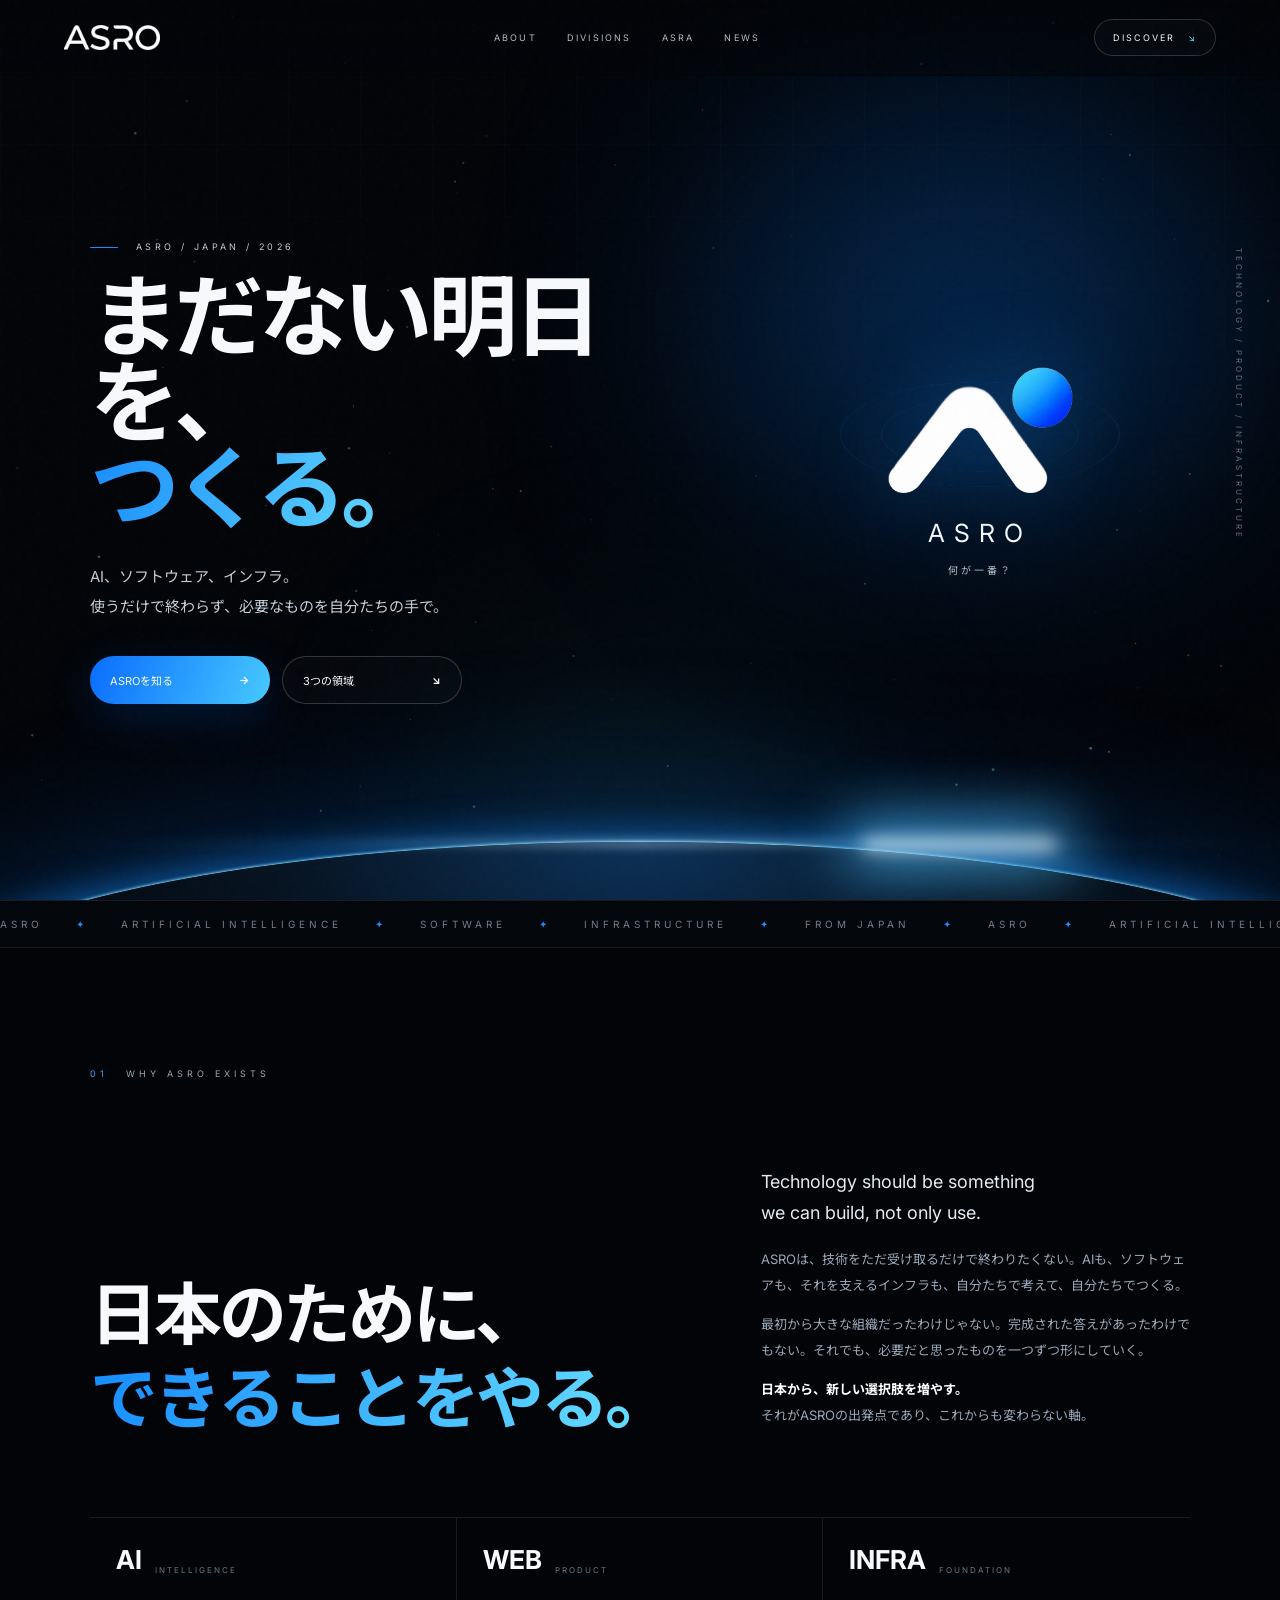
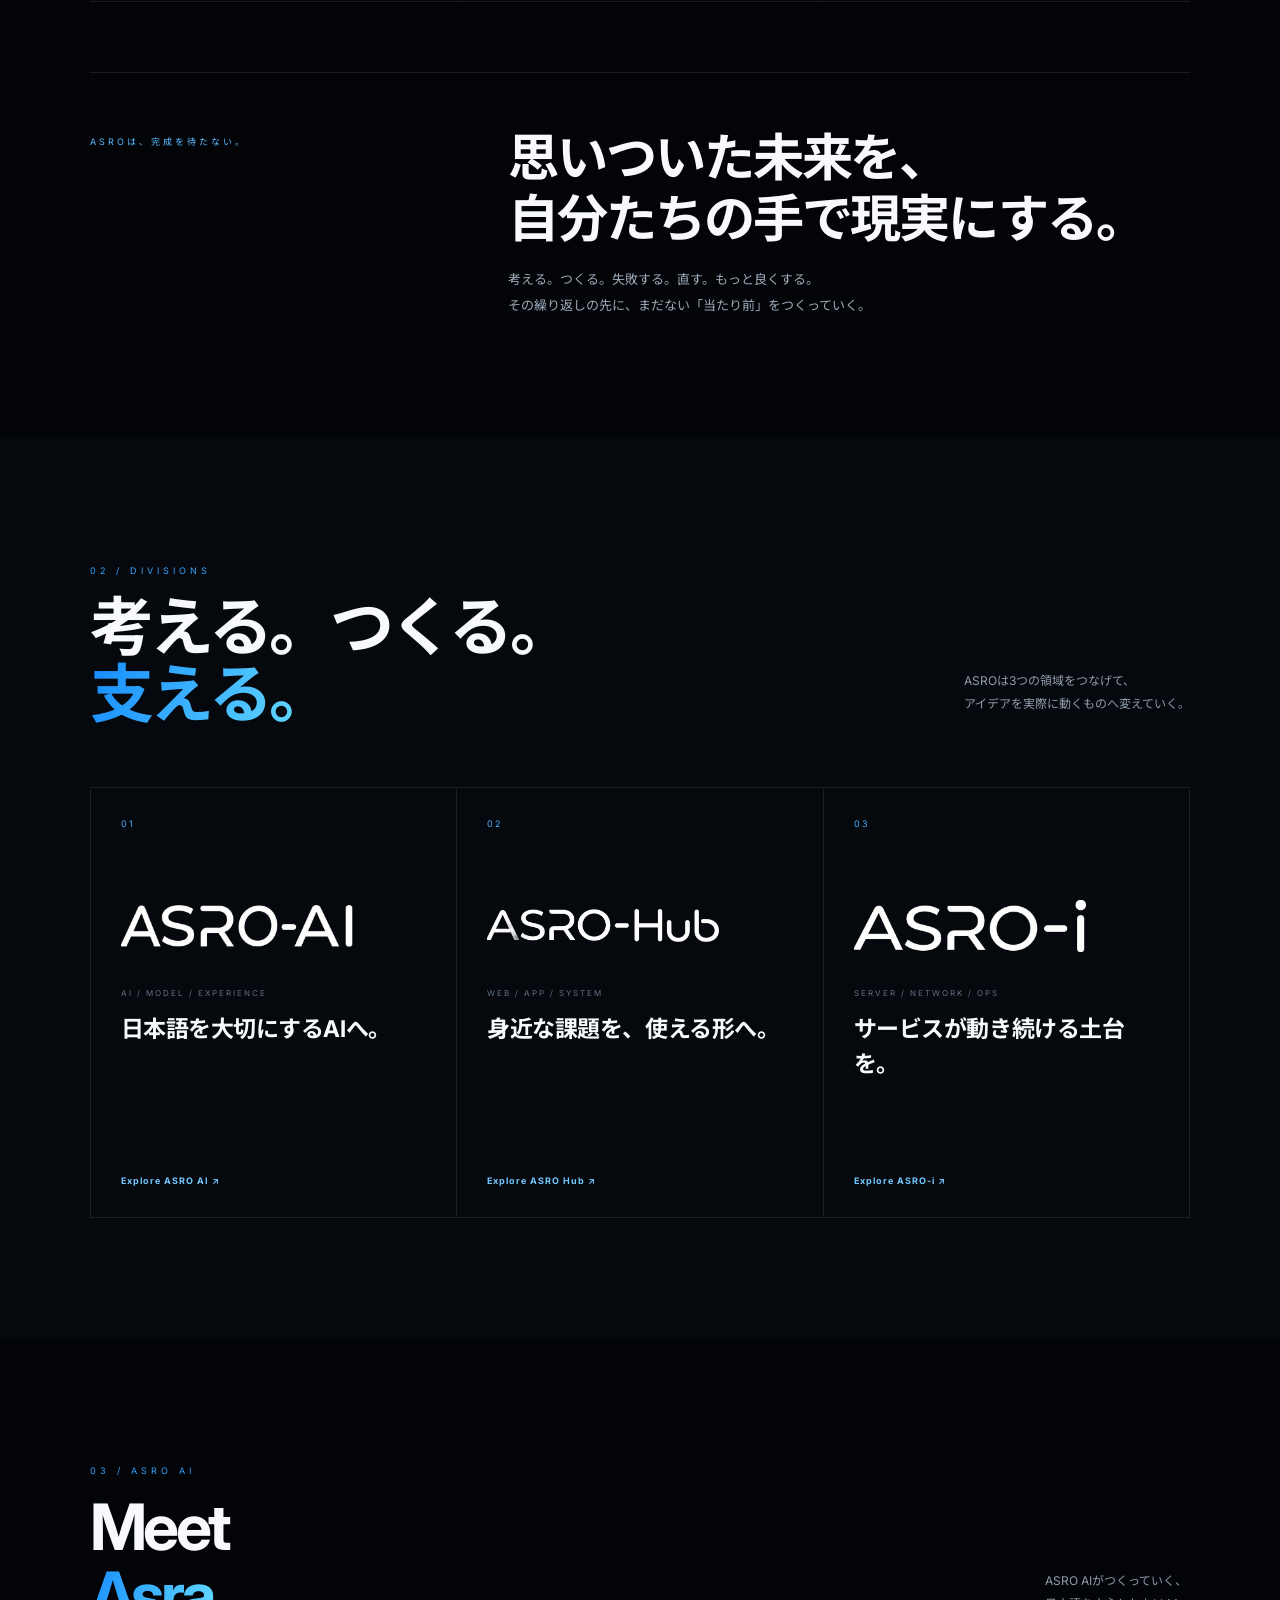
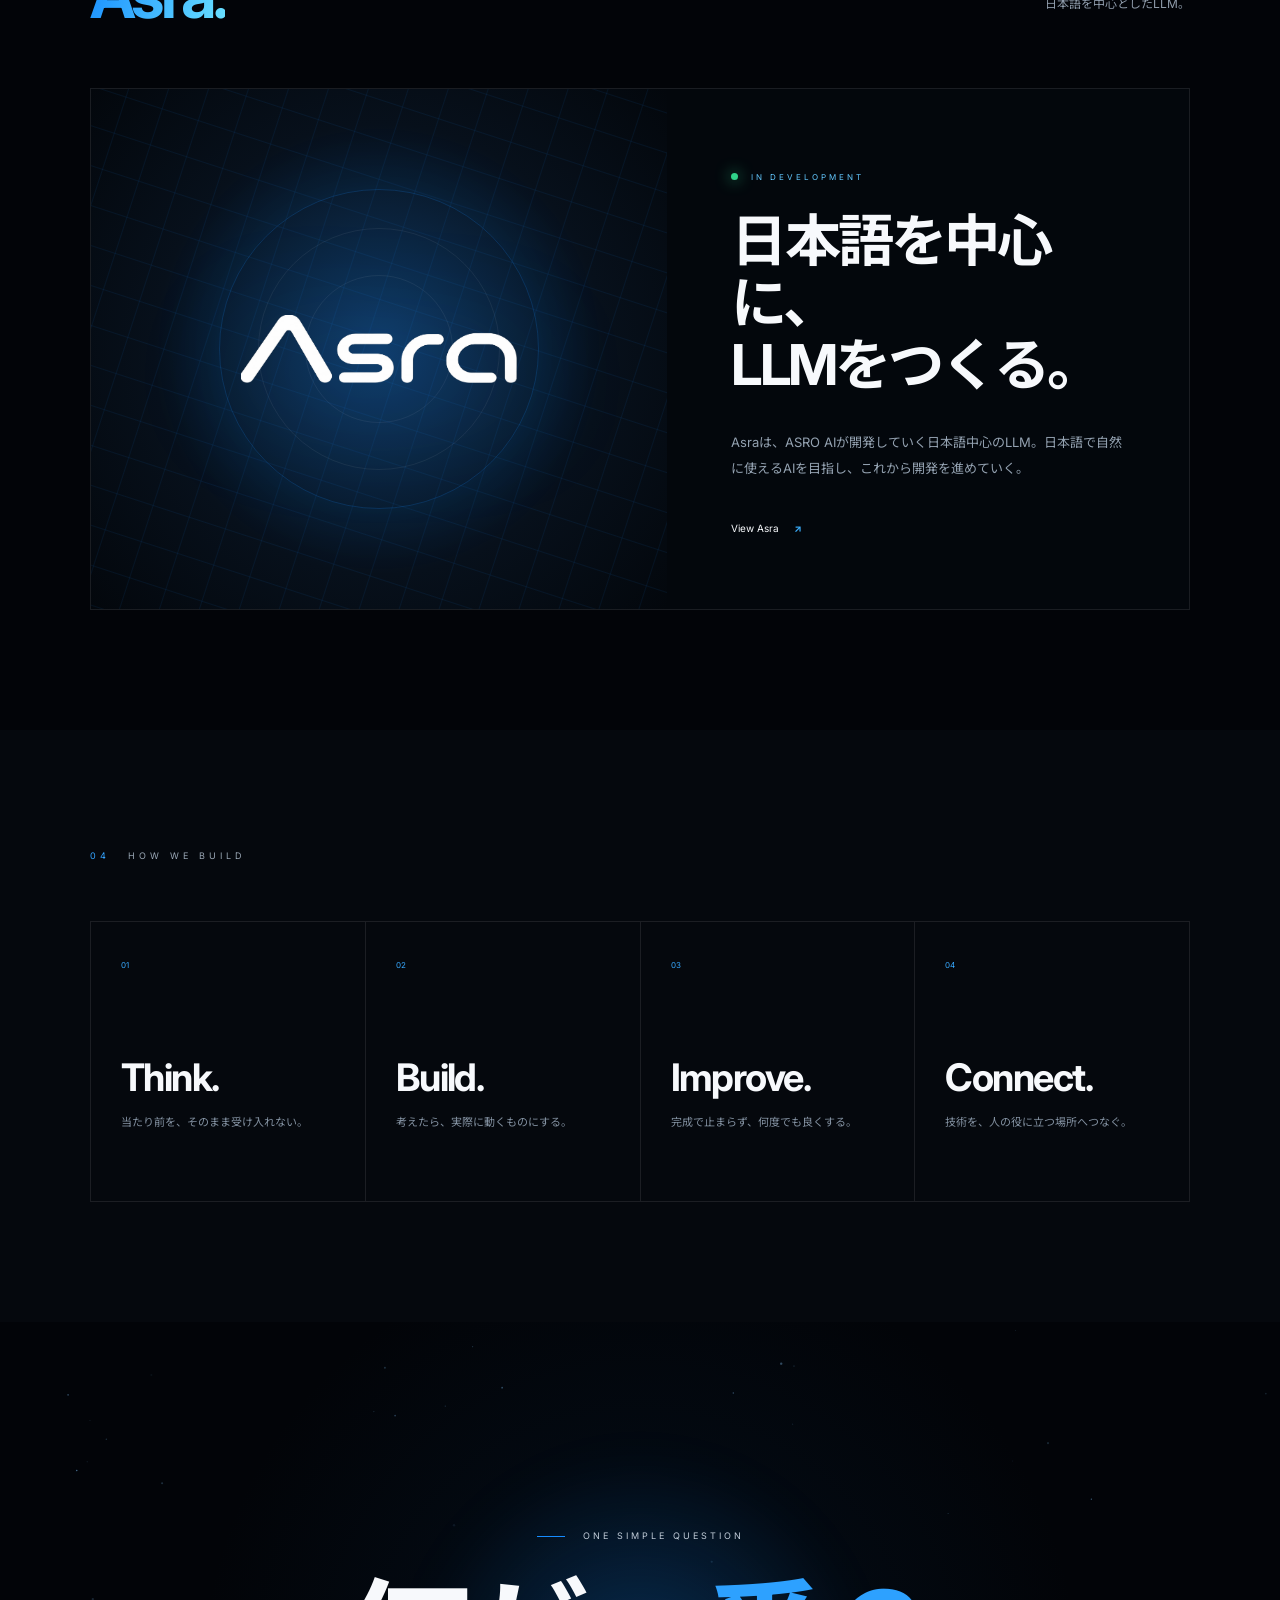
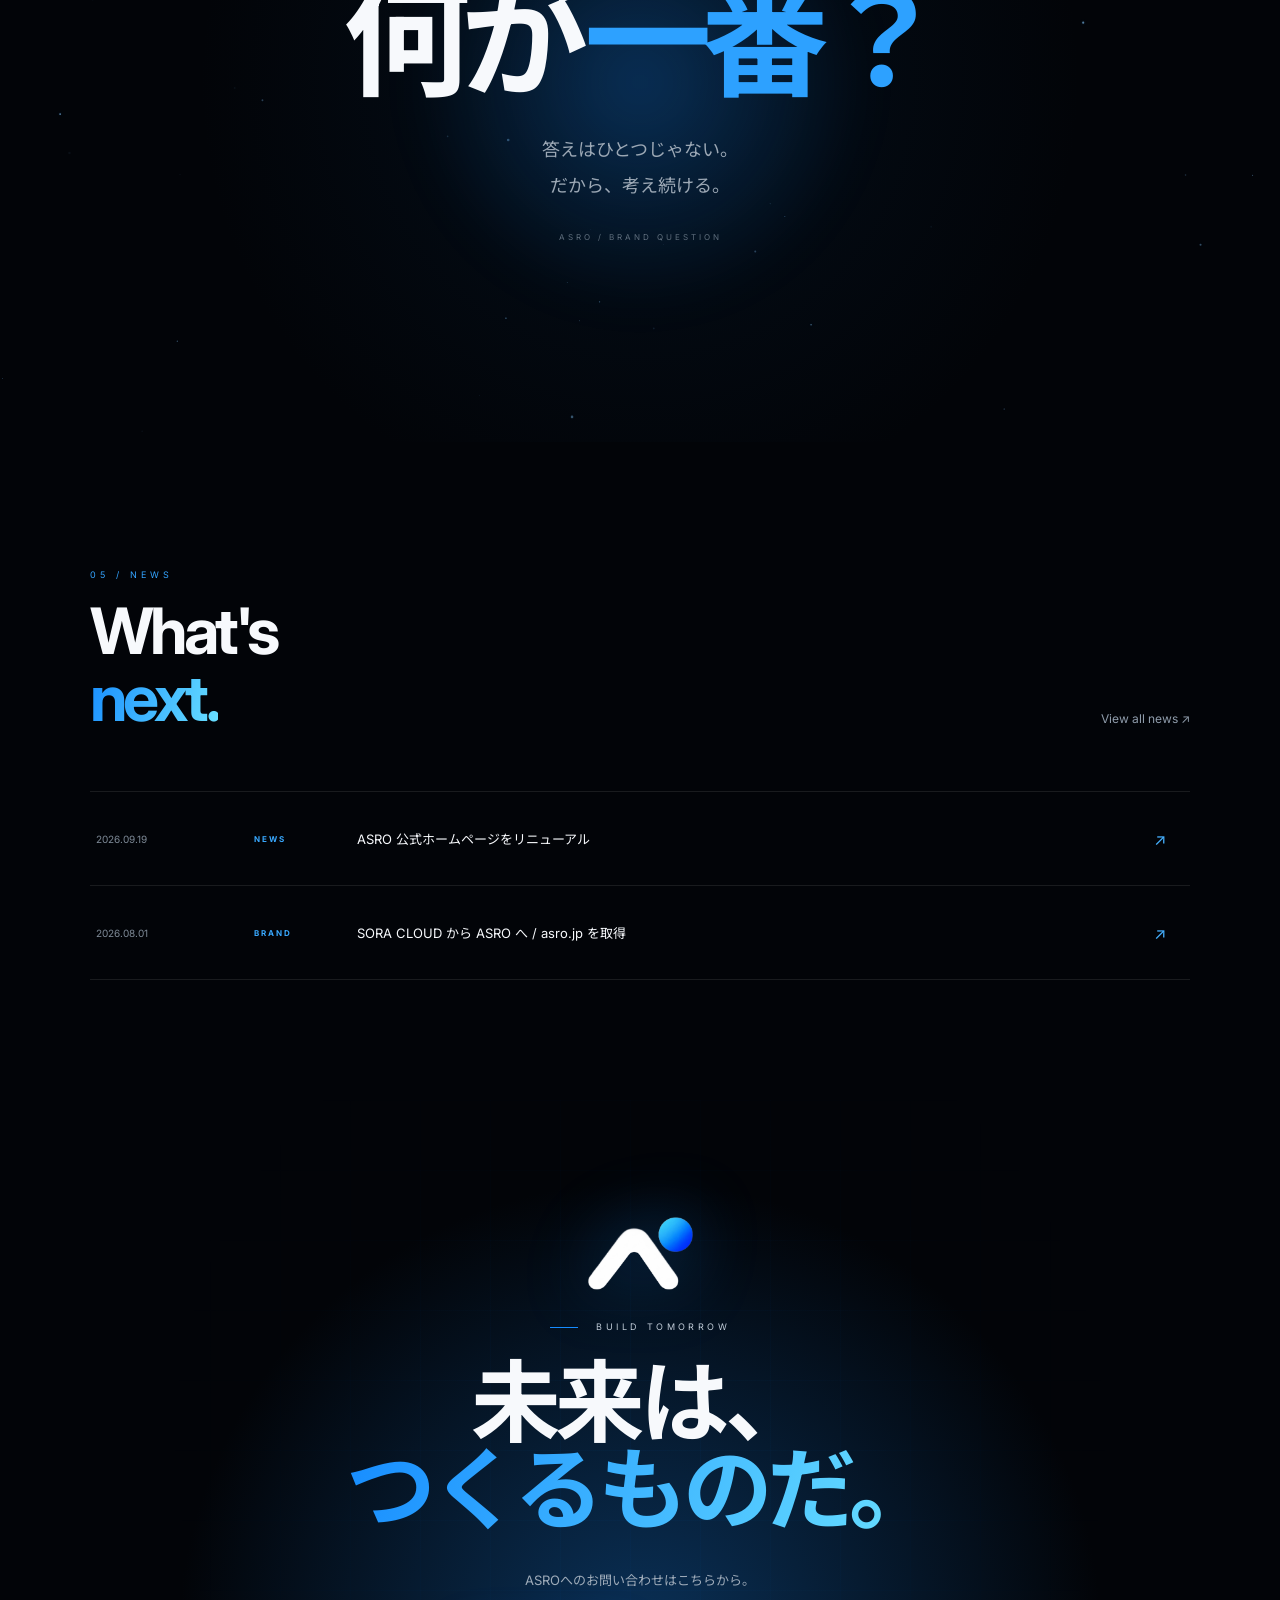
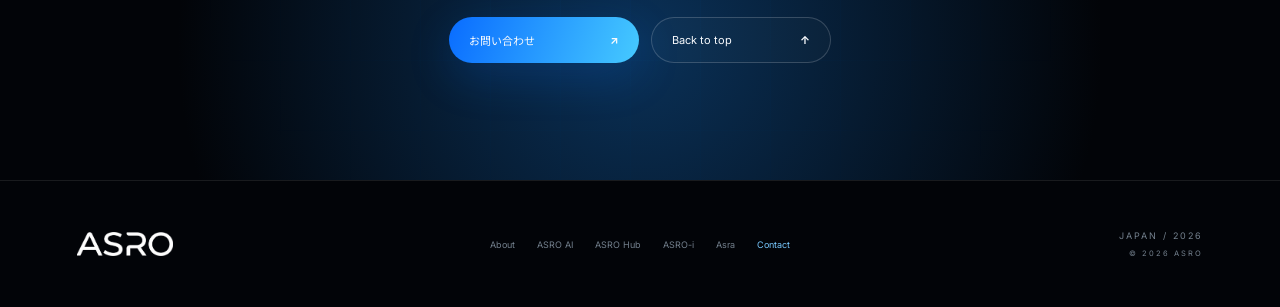
<file: index.html>
<!doctype html>
<html lang="ja"><head>
<meta charset="UTF-8"><meta name="viewport" content="width=device-width,initial-scale=1,viewport-fit=cover">
<meta name="description" content="ASRO — 日本のために、できることをやる。AI・ソフトウェア・インフラをつくるテクノロジープロジェクト。">
<meta name="theme-color" content="#020408"><meta property="og:title" content="ASRO | 何が一番？"><meta property="og:description" content="日本のために、できることをやる。">
<meta property="og:image" content="asro-mark.svg?v=20261001-1"><title>ASRO | 何が一番？</title>
<link rel="icon" href="asro-mark.svg?v=20261001-1" type="image/svg+xml"><link rel="stylesheet" href="style.css?v=20260919-9">
</head><body>
<div id="loader"><img src="asro-mark-white.svg" alt=""><span></span></div><div class="progress"></div><div class="noise"></div>
<header id="header"><a class="brand" href="#top" aria-label="ASRO home"><img src="asro-logo-white.svg" alt="ASRO"></a>
<nav><a href="about.html">ABOUT</a><a href="#divisions">DIVISIONS</a><a href="asra.html">ASRA</a><a href="news.html">NEWS</a></nav>
<a class="head-cta" href="#vision">DISCOVER <span>↘</span></a><button class="menu" aria-label="メニュー"><i></i><i></i></button></header>
<div class="mobile-nav"><a href="about.html">ABOUT</a><a href="#divisions">DIVISIONS</a><a href="asra.html">ASRA</a><a href="news.html">NEWS</a></div>

<main id="top">
<section class="hero">
<canvas id="stars"></canvas><div class="hero-grid"></div><div class="glow glow-a"></div><div class="glow glow-b"></div>
<div class="hero-copy reveal"><p class="eyebrow"><span></span> ASRO / JAPAN / 2026</p><h1>まだない明日を、<br><em>つくる。</em></h1>
<p class="hero-lead">AI、ソフトウェア、インフラ。<br>使うだけで終わらず、必要なものを自分たちの手で。</p>
<div class="actions"><a class="btn primary" href="#vision">ASROを知る <b>→</b></a><a class="btn secondary" href="#divisions">3つの領域 <b>↘</b></a></div></div>
<div class="hero-brand reveal"><div class="brand-orbit"></div><img src="asro-mark-white.svg" alt="ASRO symbol"><p>ASRO</p><small>何が一番？</small></div>
<div class="hero-note">TECHNOLOGY / PRODUCT / INFRASTRUCTURE</div><div class="earth"><i></i></div>
</section>

<section class="ticker" aria-hidden="true"><div>ASRO <i>✦</i> ARTIFICIAL INTELLIGENCE <i>✦</i> SOFTWARE <i>✦</i> INFRASTRUCTURE <i>✦</i> FROM JAPAN <i>✦</i> ASRO <i>✦</i> ARTIFICIAL INTELLIGENCE <i>✦</i> SOFTWARE <i>✦</i> INFRASTRUCTURE <i>✦</i> FROM JAPAN <i>✦</i></div></section>

<section class="vision section" id="vision"><div class="section-index reveal"><span>01</span><p>WHY ASRO EXISTS</p></div>
<div class="vision-grid"><h2 class="reveal">日本のために、<br><em>できることをやる。</em></h2>
<div class="copy reveal"><p class="en">Technology should be something<br>we can build, not only use.</p><p>ASROは、技術をただ受け取るだけで終わりたくない。AIも、ソフトウェアも、それを支えるインフラも、自分たちで考えて、自分たちでつくる。</p><p>最初から大きな組織だったわけじゃない。完成された答えがあったわけでもない。それでも、必要だと思ったものを一つずつ形にしていく。</p><p><strong>日本から、新しい選択肢を増やす。</strong><br>それがASROの出発点であり、これからも変わらない軸。</p></div></div>
<div class="three reveal"><div><b>AI</b><span>INTELLIGENCE</span></div><div><b>WEB</b><span>PRODUCT</span></div><div><b>INFRA</b><span>FOUNDATION</span></div></div>
<div class="manifesto-band reveal"><p>ASROは、完成を待たない。</p><h3>思いついた未来を、<br>自分たちの手で現実にする。</h3><span>考える。つくる。失敗する。直す。もっと良くする。<br>その繰り返しの先に、まだない「当たり前」をつくっていく。</span></div></section>

<section class="divisions section" id="divisions"><div class="section-head reveal"><div><span>02 / DIVISIONS</span><h2>考える。つくる。<br><em>支える。</em></h2></div><p>ASROは3つの領域をつなげて、<br>アイデアを実際に動くものへ変えていく。</p></div>
<div class="division-grid">
<a class="division-card reveal" href="ai.html"><span class="n">01</span><div class="division-logo"><img src="asro-ai-white.svg" alt="ASRO AI"></div><p>AI / MODEL / EXPERIENCE</p><h3>日本語を大切にするAIへ。</h3><b>Explore ASRO AI ↗</b></a>
<a class="division-card reveal" href="hub.html"><span class="n">02</span><div class="division-logo"><img src="asro-hub-white.svg" alt="ASRO Hub"></div><p>WEB / APP / SYSTEM</p><h3>身近な課題を、使える形へ。</h3><b>Explore ASRO Hub ↗</b></a>
<a class="division-card reveal" href="infra.html"><span class="n">03</span><div class="division-logo"><img src="asro-i-white.svg" alt="ASRO-i"></div><p>SERVER / NETWORK / OPS</p><h3>サービスが動き続ける土台を。</h3><b>Explore ASRO-i ↗</b></a>
</div></section>

<section class="asra section" id="projects"><div class="section-head reveal"><div><span>03 / ASRO AI</span><h2>Meet<br><em>Asra.</em></h2></div><p>ASRO AIがつくっていく、<br>日本語を中心としたLLM。</p></div>
<a class="asra-panel reveal" href="asra.html"><div class="asra-visual"><div class="rings"></div><img src="asra-white.svg" alt="Asra"></div>
<div class="asra-copy"><p class="status"><i></i> IN DEVELOPMENT</p><h3>日本語を中心に、<br>LLMをつくる。</h3><p>Asraは、ASRO AIが開発していく日本語中心のLLM。日本語で自然に使えるAIを目指し、これから開発を進めていく。</p><span>View Asra <b>↗</b></span></div></a></section>

<section class="principles section"><div class="section-index reveal"><span>04</span><p>HOW WE BUILD</p></div><div class="principle-grid">
<div class="principle reveal"><span>01</span><h3>Think.</h3><p>当たり前を、そのまま受け入れない。</p></div>
<div class="principle reveal"><span>02</span><h3>Build.</h3><p>考えたら、実際に動くものにする。</p></div>
<div class="principle reveal"><span>03</span><h3>Improve.</h3><p>完成で止まらず、何度でも良くする。</p></div>
<div class="principle reveal"><span>04</span><h3>Connect.</h3><p>技術を、人の役に立つ場所へつなぐ。</p></div></div></section>

<section class="question"><canvas id="particles"></canvas><div class="question-glow"></div><p class="eyebrow reveal"><span></span> ONE SIMPLE QUESTION</p><h2 class="reveal"><span class="q-main">何が</span><span class="q-accent">一番？</span></h2><p class="reveal">答えはひとつじゃない。<br>だから、考え続ける。</p><small class="reveal">ASRO / BRAND QUESTION</small></section>

<section class="news section" id="news"><div class="section-head reveal"><div><span>05 / NEWS</span><h2>What's<br><em>next.</em></h2></div><a class="text-link" href="news.html">View all news ↗</a></div>
<div class="news-list reveal"><a href="news.html"><time>2026.09.19</time><b>NEWS</b><p>ASRO 公式ホームページをリニューアル</p><span>↗</span></a><a href="news.html"><time>2026.08.01</time><b>BRAND</b><p>SORA CLOUD から ASRO へ / asro.jp を取得</p><span>↗</span></a></div></section>

<section class="closing"><img class="closing-mark reveal" src="asro-mark-white.svg" alt=""><p class="eyebrow reveal"><span></span> BUILD TOMORROW</p><h2 class="reveal">未来は、<br><em>つくるものだ。</em></h2><p class="closing-contact-copy reveal">ASROへのお問い合わせはこちらから。</p><div class="closing-actions reveal"><a class="btn primary contact-btn" href="mailto:contact@asro.jp?subject=ASRO%20%E3%81%B8%E3%81%AE%E3%81%8A%E5%95%8F%E3%81%84%E5%90%88%E3%82%8F%E3%81%9B">お問い合わせ <b>↗</b></a><a class="btn secondary" href="#top">Back to top <b>↑</b></a></div></section>
</main>
<footer><a href="#top"><img src="asro-logo-white.svg" alt="ASRO"></a><div><a href="about.html">About</a><a href="ai.html">ASRO AI</a><a href="hub.html">ASRO Hub</a><a href="infra.html">ASRO-i</a><a href="asra.html">Asra</a><a class="footer-contact" href="mailto:contact@asro.jp?subject=ASRO%20%E3%81%B8%E3%81%AE%E3%81%8A%E5%95%8F%E3%81%84%E5%90%88%E3%82%8F%E3%81%9B">Contact</a></div><p>JAPAN / 2026<br><small>© 2026 ASRO</small></p></footer>
<script src="script.js?v=20260919-8"></script></body></html>
</file>
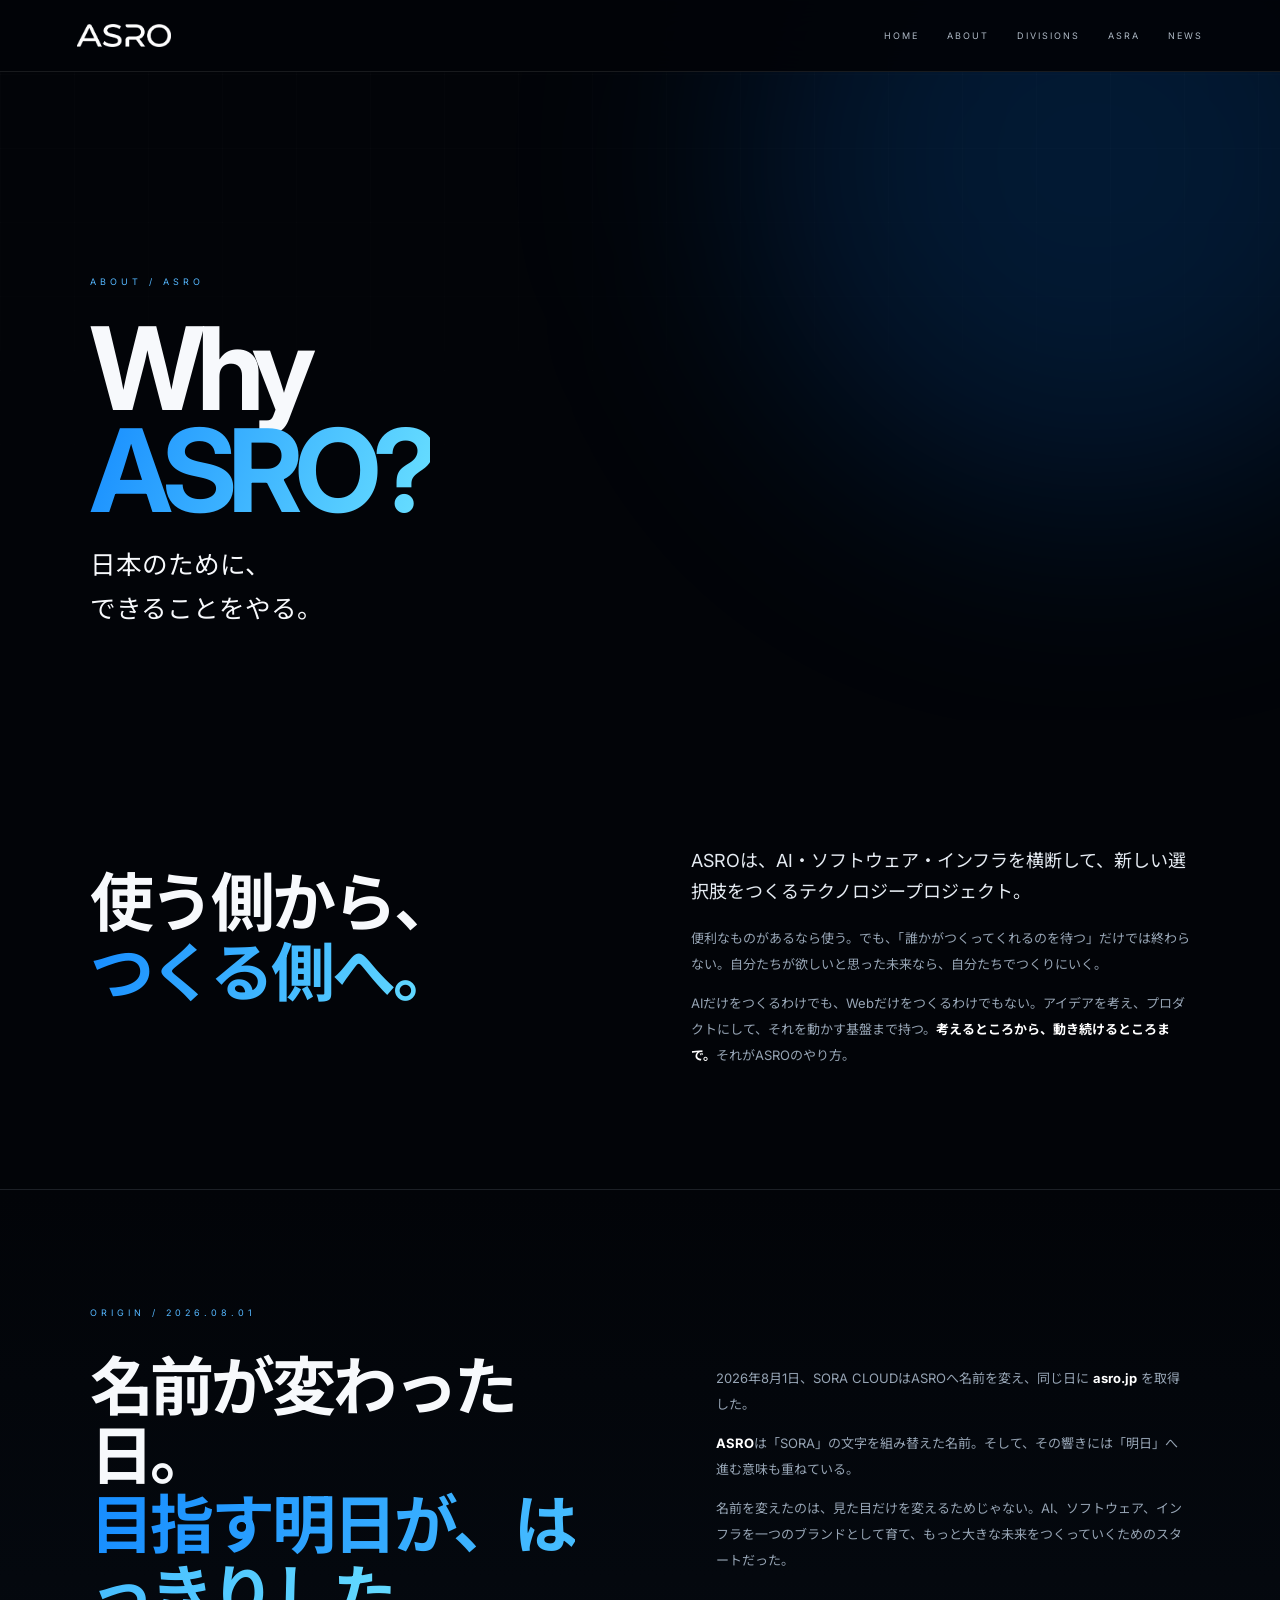
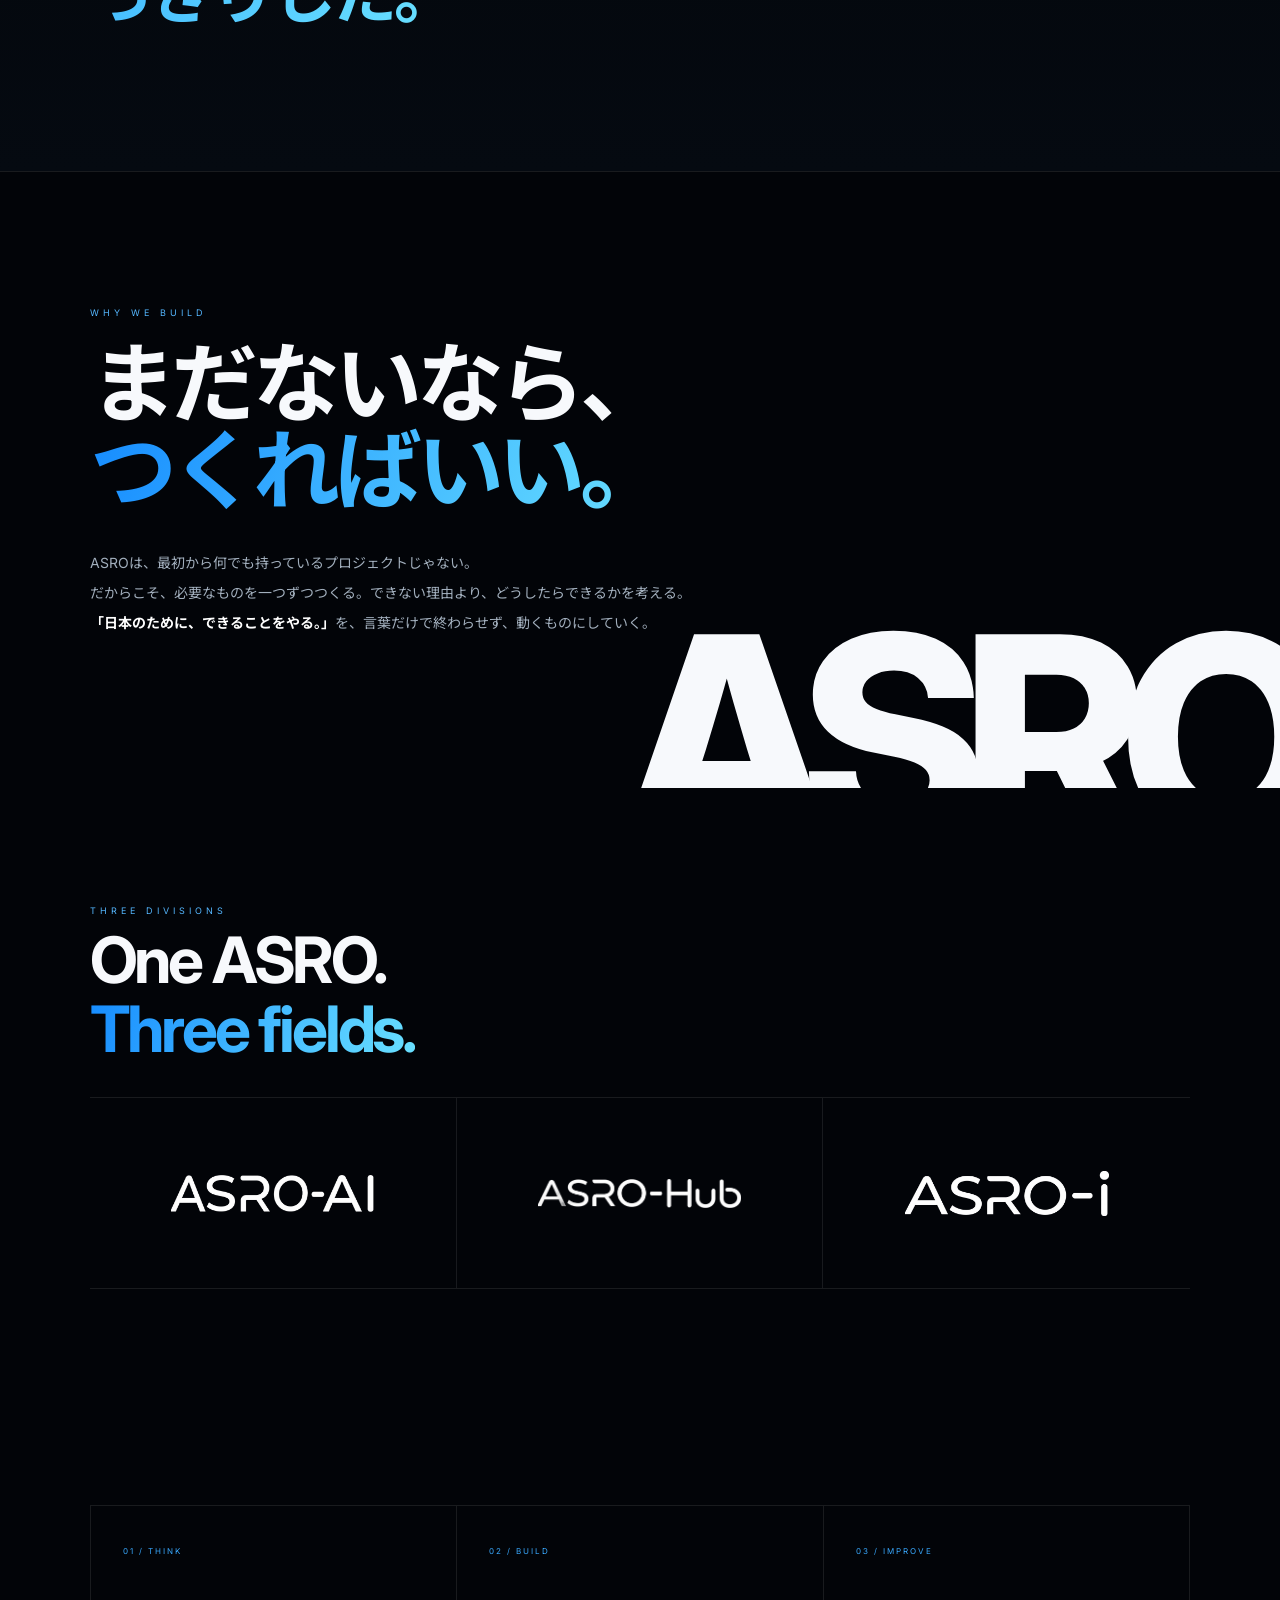
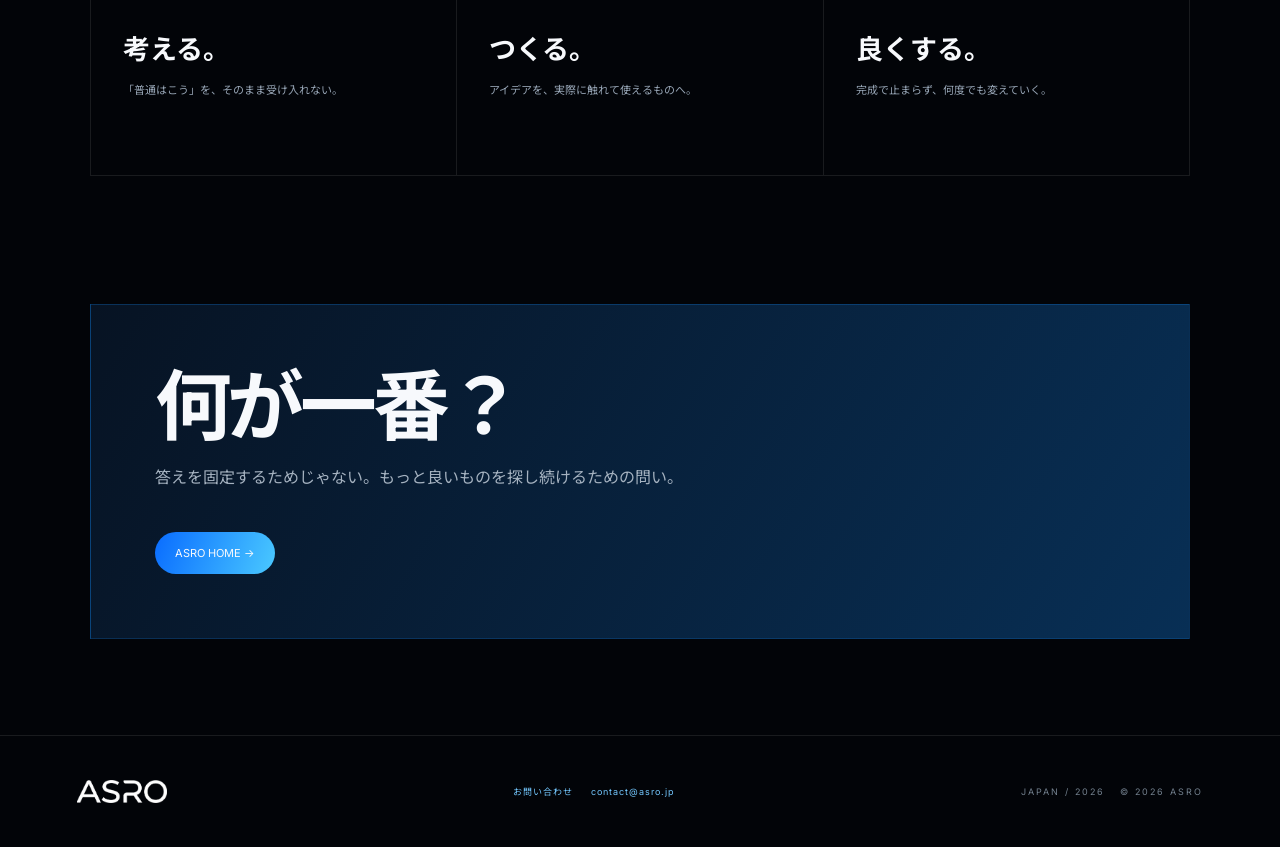
<file: about.html>
<!doctype html><html lang="ja"><head><meta charset="UTF-8"><meta name="viewport" content="width=device-width,initial-scale=1,viewport-fit=cover"><meta name="theme-color" content="#020408"><title>About ASRO | ASRO</title><meta name="description" content="ASROについて。日本のために、できることをやる。"><link rel="icon" href="asro-mark.svg?v=20261001-1" type="image/svg+xml"><link rel="stylesheet" href="site.css?v=20260919-9"></head><body><header><a class="brand" href="index.html"><img src="asro-logo-white.svg" alt="ASRO"></a><nav><a href="index.html">HOME</a><a href="about.html">ABOUT</a><a href="index.html#divisions">DIVISIONS</a><a href="asra.html">ASRA</a><a href="news.html">NEWS</a></nav></header>
<section class="hero hero-about"><p class="eyebrow reveal">ABOUT / ASRO</p><h1 class="reveal">Why<br><em>ASRO?</em></h1><p class="lead reveal about-tagline"><span>日本のために、</span><span>できることをやる。</span></p></section>
<section class="wrap grid2 about-intro"><div class="reveal"><h2 class="title">使う側から、<br><em>つくる側へ。</em></h2></div><div class="copy reveal"><p class="big">ASROは、AI・ソフトウェア・インフラを横断して、新しい選択肢をつくるテクノロジープロジェクト。</p><p>便利なものがあるなら使う。でも、「誰かがつくってくれるのを待つ」だけでは終わらない。自分たちが欲しいと思った未来なら、自分たちでつくりにいく。</p><p>AIだけをつくるわけでも、Webだけをつくるわけでもない。アイデアを考え、プロダクトにして、それを動かす基盤まで持つ。<strong>考えるところから、動き続けるところまで。</strong>それがASROのやり方。</p></div></section>
<section class="wrap origin"><p class="eyebrow reveal">ORIGIN / 2026.08.01</p><div class="origin-grid"><h2 class="title reveal">名前が変わった日。<br><em>目指す明日が、はっきりした。</em></h2><div class="copy reveal"><p>2026年8月1日、SORA CLOUDはASROへ名前を変え、同じ日に <strong>asro.jp</strong> を取得した。</p><p><strong>ASRO</strong>は「SORA」の文字を組み替えた名前。そして、その響きには「明日」へ進む意味も重ねている。</p><p>名前を変えたのは、見た目だけを変えるためじゃない。AI、ソフトウェア、インフラを一つのブランドとして育て、もっと大きな未来をつくっていくためのスタートだった。</p></div></div></section>
<section class="wrap manifesto-page"><p class="eyebrow reveal">WHY WE BUILD</p><h2 class="reveal">まだないなら、<br><em>つくればいい。</em></h2><p class="reveal">ASROは、最初から何でも持っているプロジェクトじゃない。<br>だからこそ、必要なものを一つずつつくる。できない理由より、どうしたらできるかを考える。<br><strong>「日本のために、できることをやる。」</strong>を、言葉だけで終わらせず、動くものにしていく。</p></section>
<section class="wrap"><p class="eyebrow reveal">THREE DIVISIONS</p><h2 class="title reveal">One ASRO.<br><em>Three fields.</em></h2><div class="brand-strip reveal"><a href="ai.html"><img src="asro-ai-white.svg" alt="ASRO AI"></a><a href="hub.html"><img src="asro-hub-white.svg" alt="ASRO Hub"></a><a href="infra.html"><img src="asro-i-white.svg" alt="ASRO-i"></a></div></section>
<section class="wrap"><div class="cards"><div class="card reveal"><span>01 / THINK</span><h3>考える。</h3><p>「普通はこう」を、そのまま受け入れない。</p></div><div class="card reveal"><span>02 / BUILD</span><h3>つくる。</h3><p>アイデアを、実際に触れて使えるものへ。</p></div><div class="card reveal"><span>03 / IMPROVE</span><h3>良くする。</h3><p>完成で止まらず、何度でも変えていく。</p></div></div></section>
<section class="cta reveal"><h2>何が一番？</h2><p>答えを固定するためじゃない。もっと良いものを探し続けるための問い。</p><a class="btn" href="index.html">ASRO HOME →</a></section><footer><img src="asro-logo-white.svg" alt="ASRO"><div class="subfooter-links"><a href="mailto:contact@asro.jp?subject=ASRO%20%E3%81%B8%E3%81%AE%E3%81%8A%E5%95%8F%E3%81%84%E5%90%88%E3%82%8F%E3%81%9B">お問い合わせ</a><a href="mailto:contact@asro.jp?subject=ASRO%20%E3%81%B8%E3%81%AE%E3%81%8A%E5%95%8F%E3%81%84%E5%90%88%E3%82%8F%E3%81%9B">contact@asro.jp</a></div><span>JAPAN / 2026&nbsp;&nbsp; © 2026 ASRO</span></footer><script src="site.js"></script></body></html>
</file>
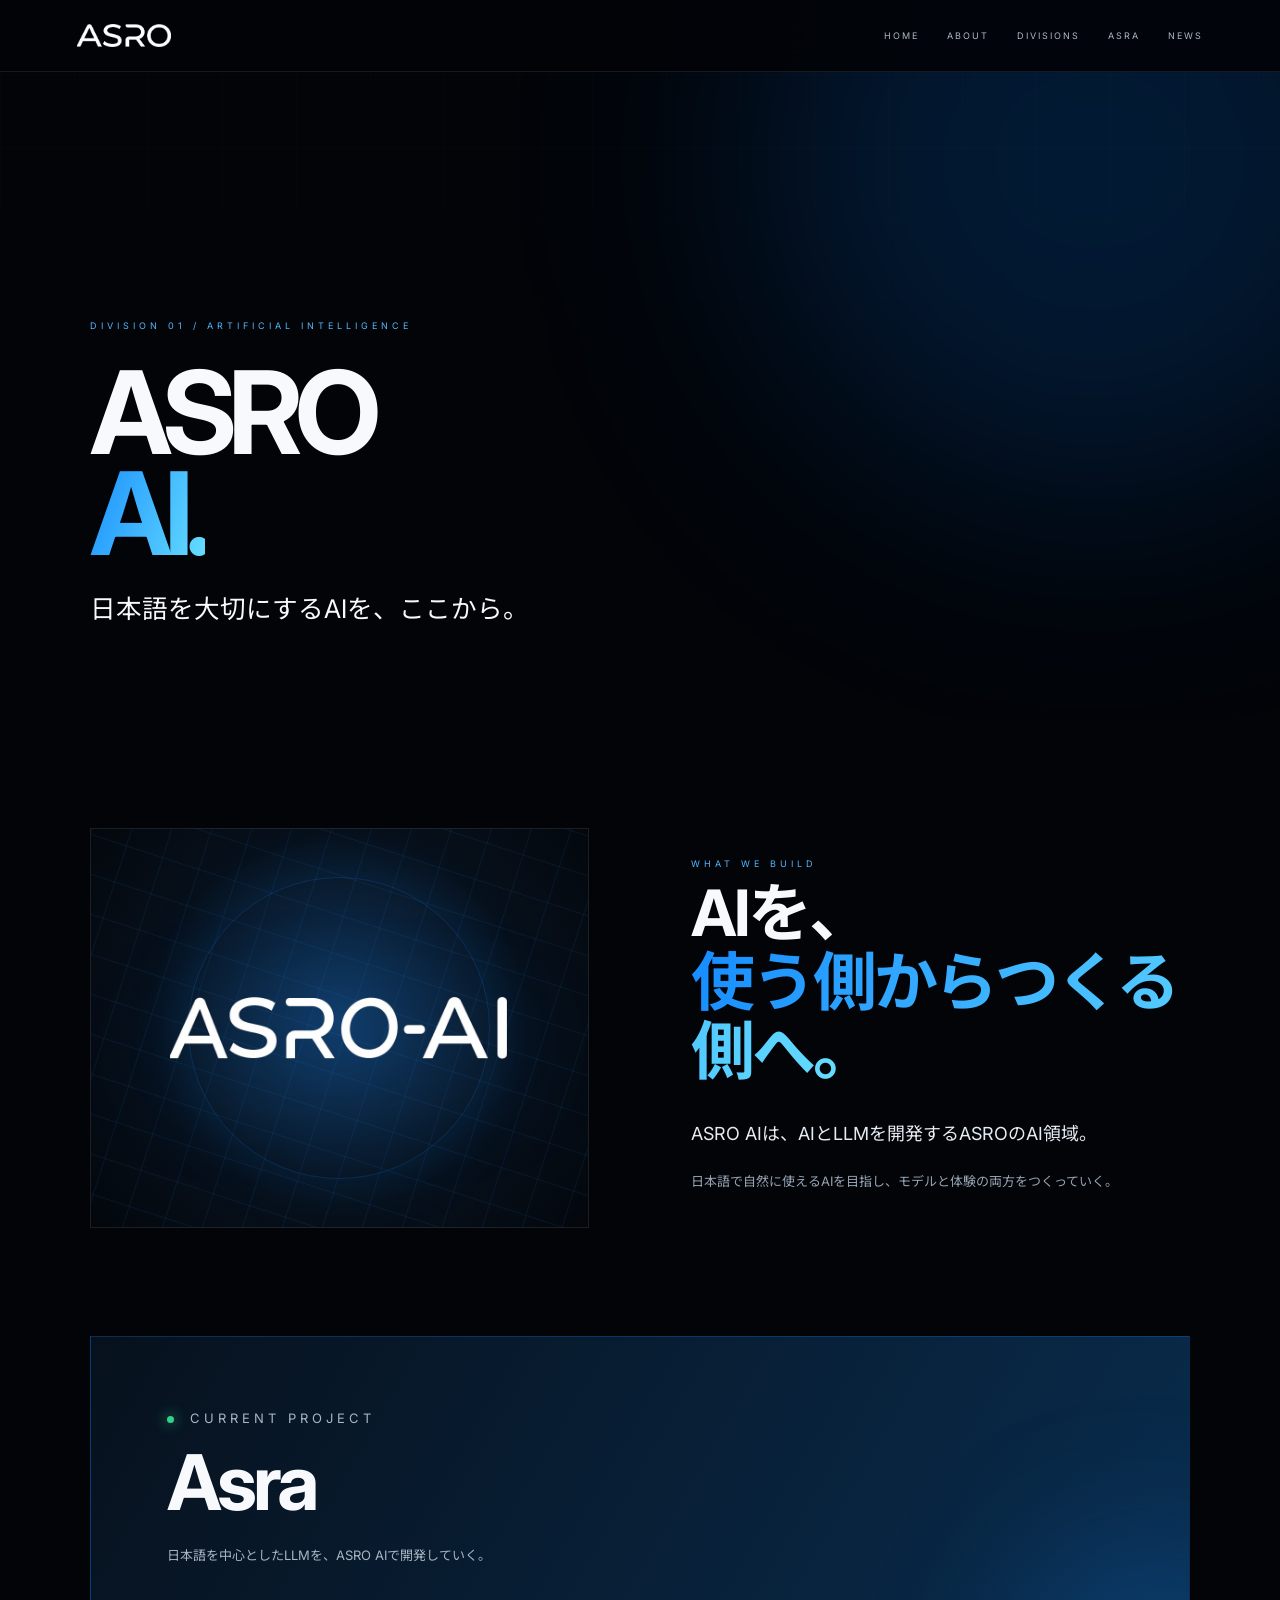
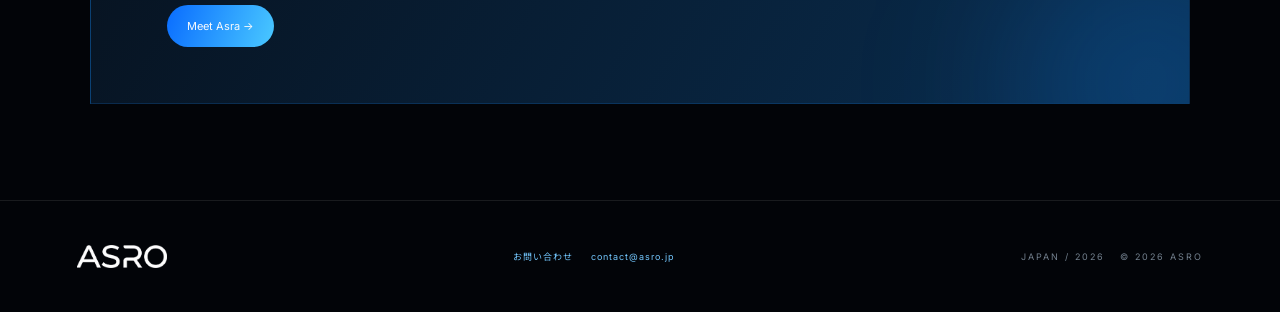
<file: ai.html>
<!doctype html><html lang="ja"><head><meta charset="UTF-8"><meta name="viewport" content="width=device-width,initial-scale=1,viewport-fit=cover"><meta name="theme-color" content="#020408"><title>ASRO AI | ASRO</title><meta name="description" content="ASRO AI — AIとLLMを開発するASROのAI領域。"><link rel="icon" href="asro-mark.svg?v=20261001-1" type="image/svg+xml"><link rel="stylesheet" href="site.css?v=20260919-9"></head><body><header><a class="brand" href="index.html"><img src="asro-logo-white.svg" alt="ASRO"></a><nav><a href="index.html">HOME</a><a href="about.html">ABOUT</a><a href="index.html#divisions">DIVISIONS</a><a href="asra.html">ASRA</a><a href="news.html">NEWS</a></nav></header>
<section class="hero"><p class="eyebrow reveal">DIVISION 01 / ARTIFICIAL INTELLIGENCE</p><h1 class="reveal">ASRO<br><em>AI.</em></h1><p class="lead reveal">日本語を大切にするAIを、ここから。</p></section>
<section class="wrap grid2"><div class="visual reveal"><img src="asro-ai-white.svg" alt="ASRO AI"></div><div class="reveal"><p class="eyebrow">WHAT WE BUILD</p><h2 class="title">AIを、<br><em>使う側からつくる側へ。</em></h2><div class="copy"><p class="big">ASRO AIは、AIとLLMを開発するASROのAI領域。</p><p>日本語で自然に使えるAIを目指し、モデルと体験の両方をつくっていく。</p></div></div></section>
<section class="status-card reveal"><p class="eyebrow"><span class="dot"></span> CURRENT PROJECT</p><h2>Asra</h2><p>日本語を中心としたLLMを、ASRO AIで開発していく。</p><a class="btn" href="asra.html">Meet Asra →</a></section><footer><img src="asro-logo-white.svg" alt="ASRO"><div class="subfooter-links"><a href="mailto:contact@asro.jp?subject=ASRO%20%E3%81%B8%E3%81%AE%E3%81%8A%E5%95%8F%E3%81%84%E5%90%88%E3%82%8F%E3%81%9B">お問い合わせ</a><a href="mailto:contact@asro.jp?subject=ASRO%20%E3%81%B8%E3%81%AE%E3%81%8A%E5%95%8F%E3%81%84%E5%90%88%E3%82%8F%E3%81%9B">contact@asro.jp</a></div><span>JAPAN / 2026&nbsp;&nbsp; © 2026 ASRO</span></footer><script src="site.js"></script></body></html>
</file>
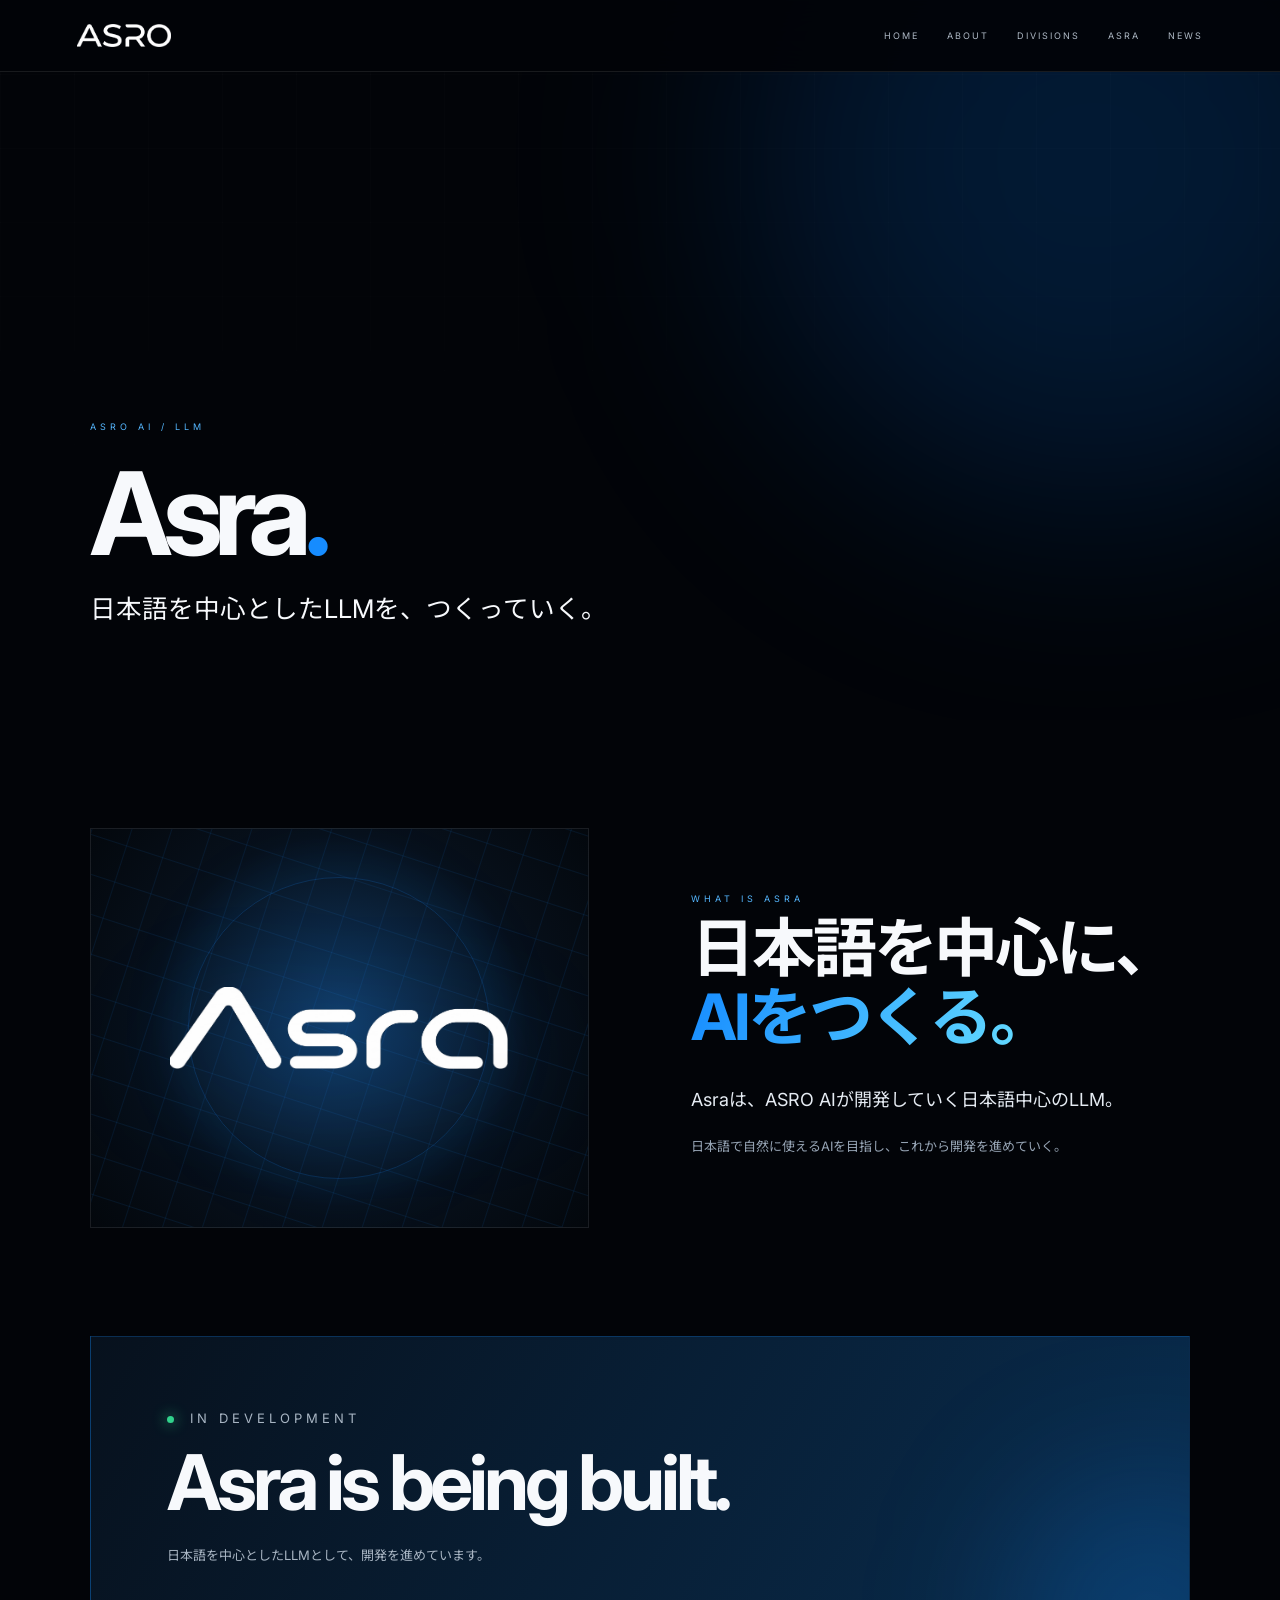
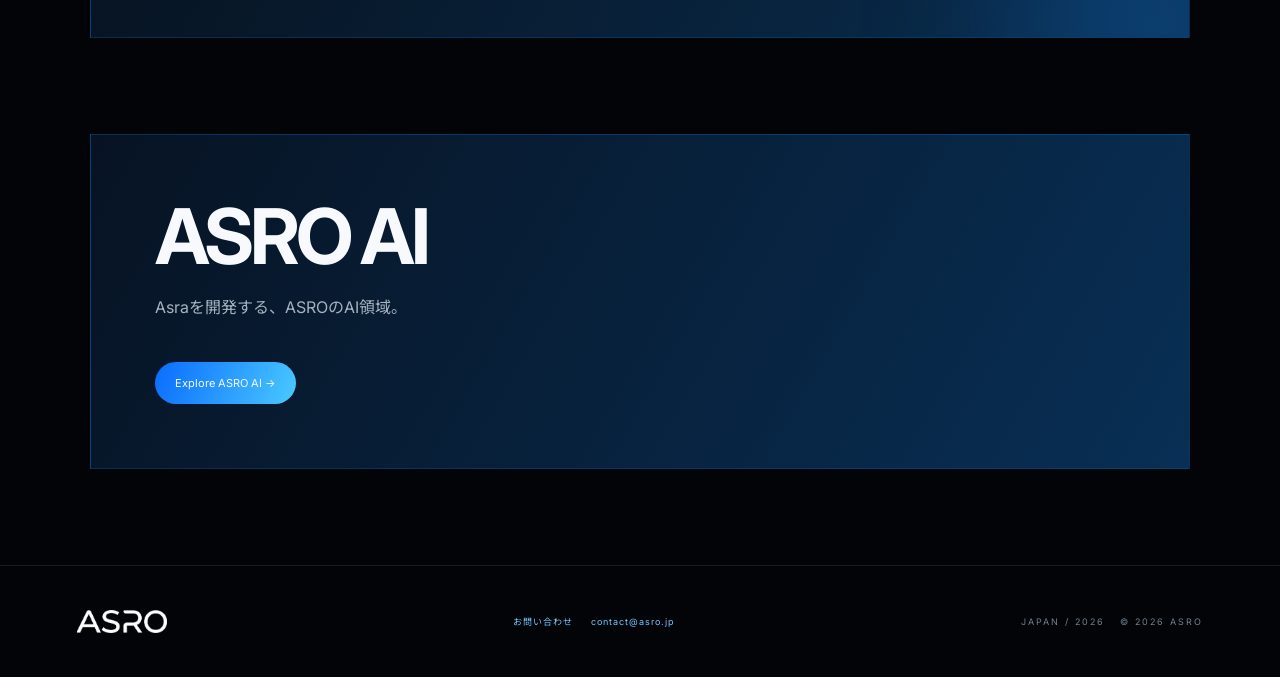
<file: asra.html>
<!doctype html><html lang="ja"><head><meta charset="UTF-8"><meta name="viewport" content="width=device-width,initial-scale=1,viewport-fit=cover"><meta name="theme-color" content="#020408"><title>Asra | ASRO AI</title><meta name="description" content="Asra — ASRO AIが開発していく、日本語を中心としたLLM。"><link rel="icon" href="asro-mark.svg?v=20261001-1" type="image/svg+xml"><link rel="stylesheet" href="site.css?v=20260919-9"></head><body><header><a class="brand" href="index.html"><img src="asro-logo-white.svg" alt="ASRO"></a><nav><a href="index.html">HOME</a><a href="about.html">ABOUT</a><a href="index.html#divisions">DIVISIONS</a><a href="asra.html">ASRA</a><a href="news.html">NEWS</a></nav></header>
<section class="hero"><p class="eyebrow reveal">ASRO AI / LLM</p><h1 class="reveal">Asra<span style="color:#168cff">.</span></h1><p class="lead reveal">日本語を中心としたLLMを、つくっていく。</p></section>
<section class="wrap grid2"><div class="visual reveal"><img src="asra-white.svg" alt="Asra"></div><div class="reveal"><p class="eyebrow">WHAT IS ASRA</p><h2 class="title">日本語を中心に、<br><em>AIをつくる。</em></h2><div class="copy"><p class="big">Asraは、ASRO AIが開発していく日本語中心のLLM。</p><p>日本語で自然に使えるAIを目指し、これから開発を進めていく。</p></div></div></section>
<section class="status-card reveal"><p class="eyebrow"><span class="dot"></span> IN DEVELOPMENT</p><h2>Asra is being built.</h2><p>日本語を中心としたLLMとして、開発を進めています。</p></section>
<section class="cta reveal"><h2>ASRO AI</h2><p>Asraを開発する、ASROのAI領域。</p><a class="btn" href="ai.html">Explore ASRO AI →</a></section><footer><img src="asro-logo-white.svg" alt="ASRO"><div class="subfooter-links"><a href="mailto:contact@asro.jp?subject=ASRO%20%E3%81%B8%E3%81%AE%E3%81%8A%E5%95%8F%E3%81%84%E5%90%88%E3%82%8F%E3%81%9B">お問い合わせ</a><a href="mailto:contact@asro.jp?subject=ASRO%20%E3%81%B8%E3%81%AE%E3%81%8A%E5%95%8F%E3%81%84%E5%90%88%E3%82%8F%E3%81%9B">contact@asro.jp</a></div><span>JAPAN / 2026&nbsp;&nbsp; © 2026 ASRO</span></footer><script src="site.js"></script></body></html>
</file>
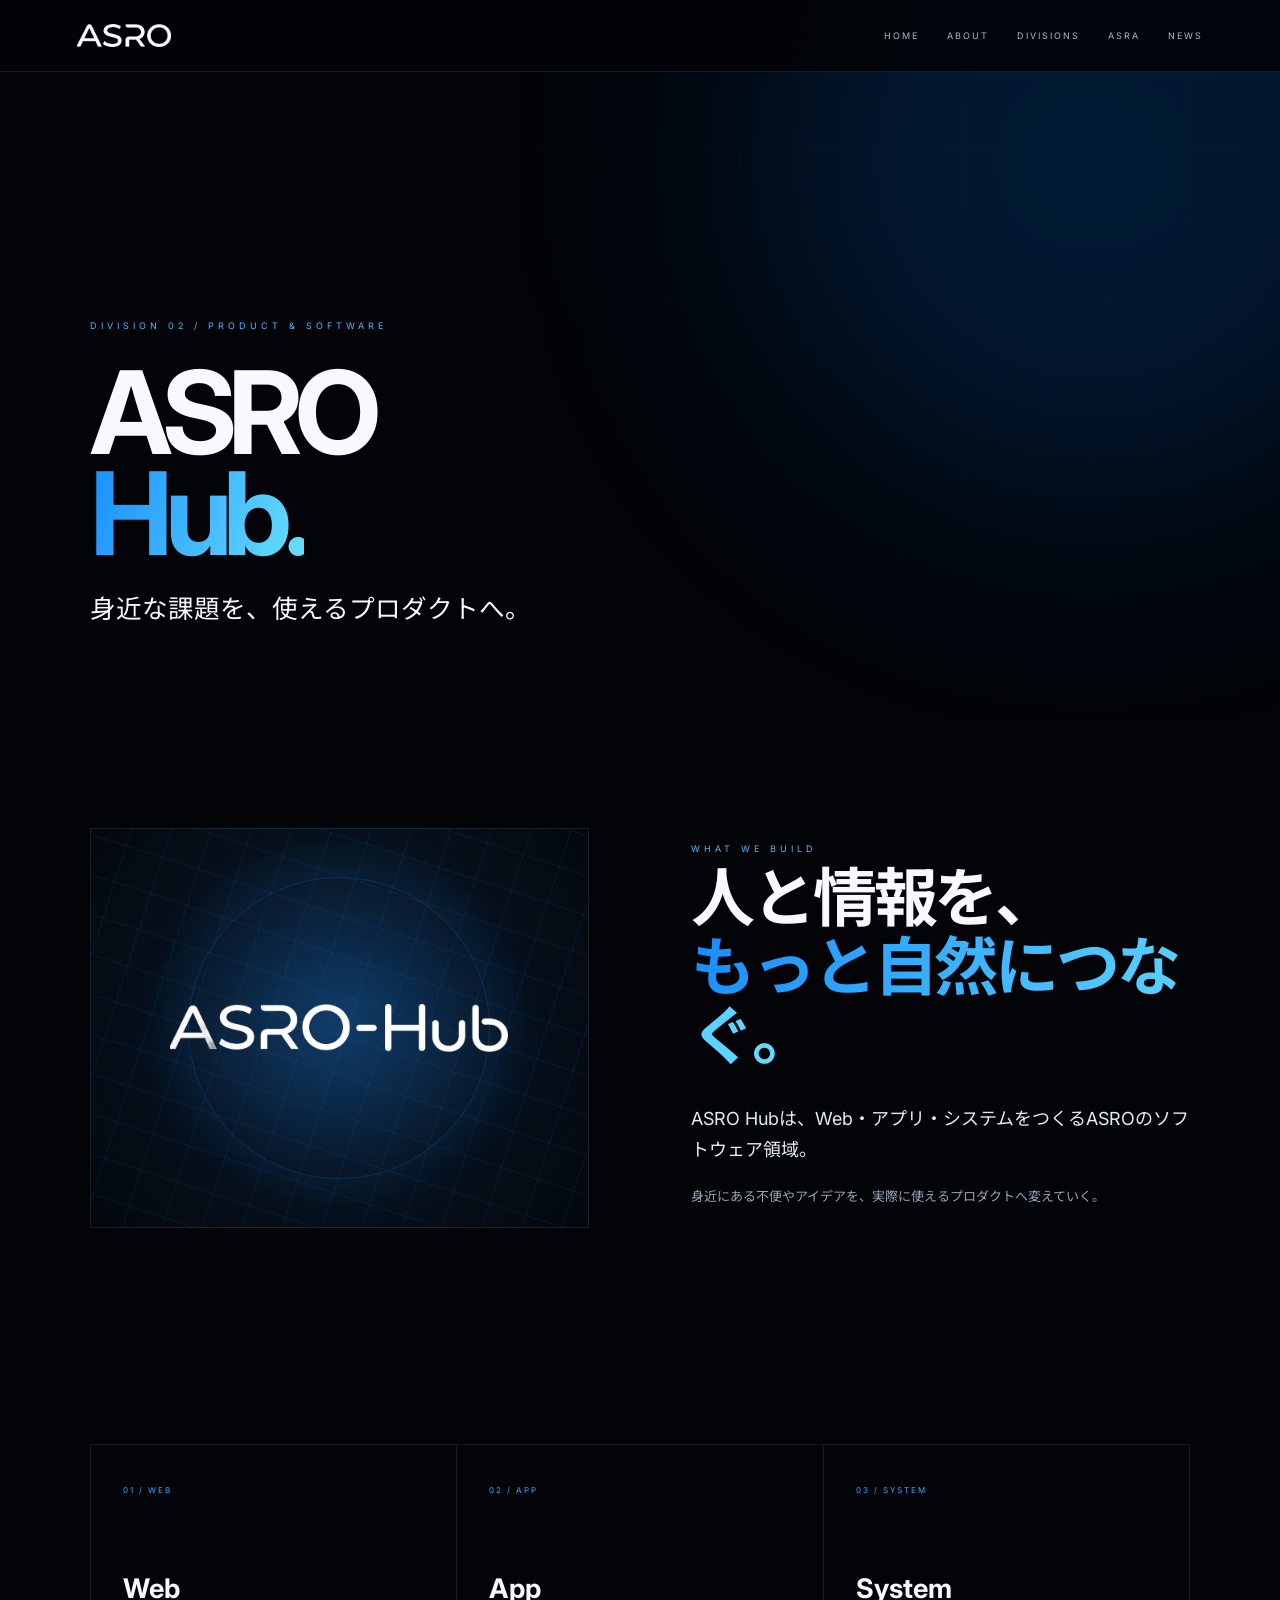
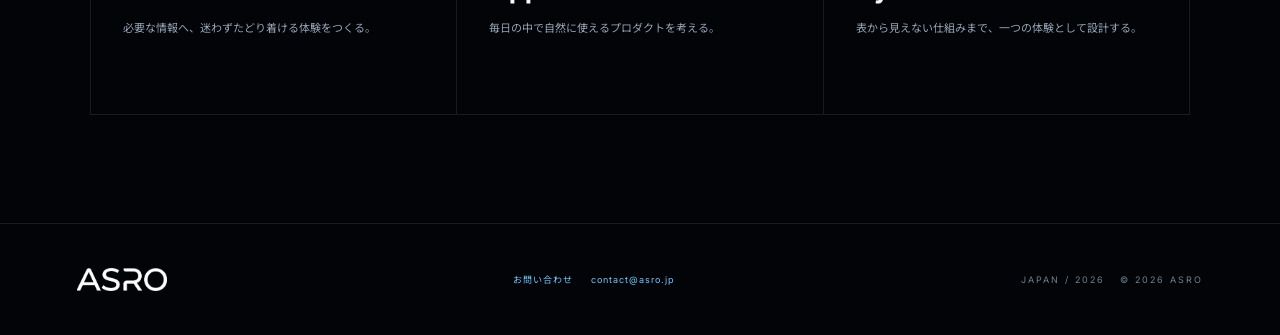
<file: hub.html>
<!doctype html><html lang="ja"><head><meta charset="UTF-8"><meta name="viewport" content="width=device-width,initial-scale=1,viewport-fit=cover"><meta name="theme-color" content="#020408"><title>ASRO Hub | ASRO</title><meta name="description" content="ASRO Hub — Web・アプリ・システムをつくるASROのソフトウェア領域。"><link rel="icon" href="asro-mark.svg?v=20261001-1" type="image/svg+xml"><link rel="stylesheet" href="site.css?v=20260919-9"></head><body><header><a class="brand" href="index.html"><img src="asro-logo-white.svg" alt="ASRO"></a><nav><a href="index.html">HOME</a><a href="about.html">ABOUT</a><a href="index.html#divisions">DIVISIONS</a><a href="asra.html">ASRA</a><a href="news.html">NEWS</a></nav></header>
<section class="hero"><p class="eyebrow reveal">DIVISION 02 / PRODUCT & SOFTWARE</p><h1 class="reveal">ASRO<br><em>Hub.</em></h1><p class="lead reveal">身近な課題を、使えるプロダクトへ。</p></section>
<section class="wrap grid2"><div class="visual reveal"><img src="asro-hub-white.svg" alt="ASRO Hub"></div><div class="reveal"><p class="eyebrow">WHAT WE BUILD</p><h2 class="title">人と情報を、<br><em>もっと自然につなぐ。</em></h2><div class="copy"><p class="big">ASRO Hubは、Web・アプリ・システムをつくるASROのソフトウェア領域。</p><p>身近にある不便やアイデアを、実際に使えるプロダクトへ変えていく。</p></div></div></section>
<section class="wrap"><div class="cards"><div class="card reveal"><span>01 / WEB</span><h3>Web</h3><p>必要な情報へ、迷わずたどり着ける体験をつくる。</p></div><div class="card reveal"><span>02 / APP</span><h3>App</h3><p>毎日の中で自然に使えるプロダクトを考える。</p></div><div class="card reveal"><span>03 / SYSTEM</span><h3>System</h3><p>表から見えない仕組みまで、一つの体験として設計する。</p></div></div></section><footer><img src="asro-logo-white.svg" alt="ASRO"><div class="subfooter-links"><a href="mailto:contact@asro.jp?subject=ASRO%20%E3%81%B8%E3%81%AE%E3%81%8A%E5%95%8F%E3%81%84%E5%90%88%E3%82%8F%E3%81%9B">お問い合わせ</a><a href="mailto:contact@asro.jp?subject=ASRO%20%E3%81%B8%E3%81%AE%E3%81%8A%E5%95%8F%E3%81%84%E5%90%88%E3%82%8F%E3%81%9B">contact@asro.jp</a></div><span>JAPAN / 2026&nbsp;&nbsp; © 2026 ASRO</span></footer><script src="site.js"></script></body></html>
</file>
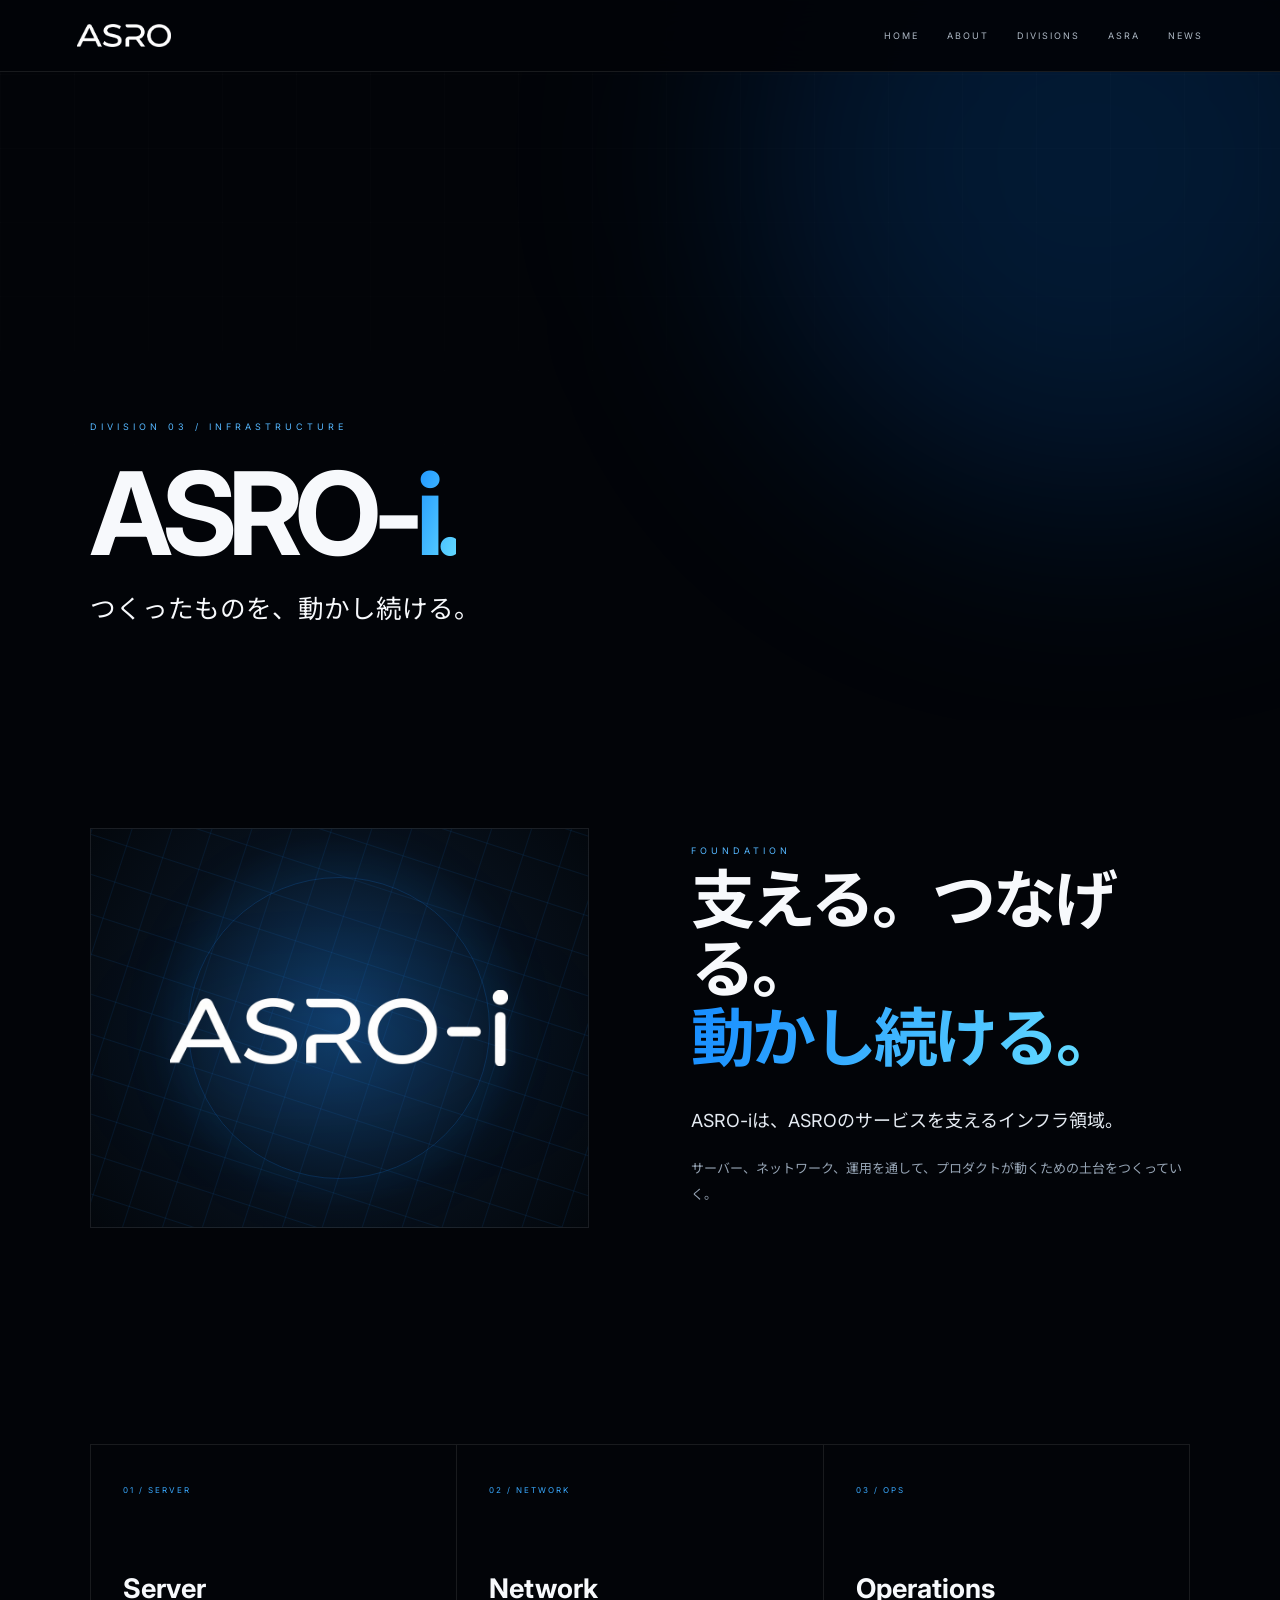
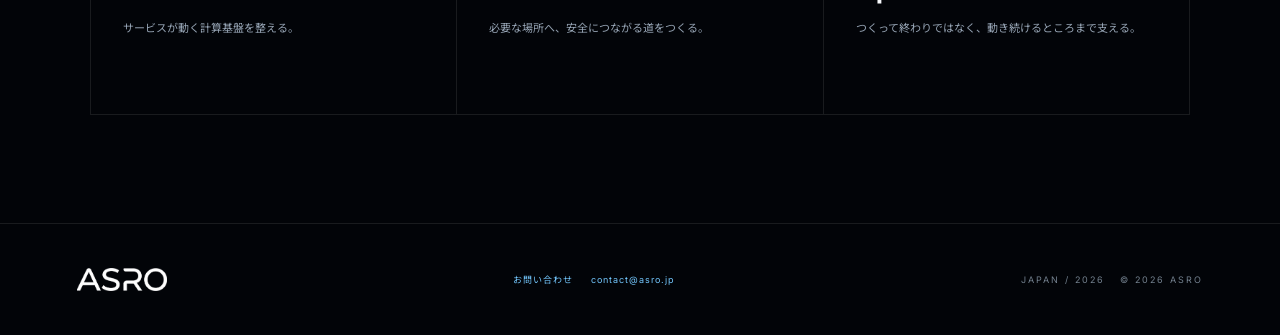
<file: infra.html>
<!doctype html><html lang="ja"><head><meta charset="UTF-8"><meta name="viewport" content="width=device-width,initial-scale=1,viewport-fit=cover"><meta name="theme-color" content="#020408"><title>ASRO-i | ASRO</title><meta name="description" content="ASRO-i — ASROのサービスを支えるインフラ領域。"><link rel="icon" href="asro-mark.svg?v=20261001-1" type="image/svg+xml"><link rel="stylesheet" href="site.css?v=20260919-9"></head><body><header><a class="brand" href="index.html"><img src="asro-logo-white.svg" alt="ASRO"></a><nav><a href="index.html">HOME</a><a href="about.html">ABOUT</a><a href="index.html#divisions">DIVISIONS</a><a href="asra.html">ASRA</a><a href="news.html">NEWS</a></nav></header>
<section class="hero"><p class="eyebrow reveal">DIVISION 03 / INFRASTRUCTURE</p><h1 class="reveal">ASRO-<em>i.</em></h1><p class="lead reveal">つくったものを、動かし続ける。</p></section>
<section class="wrap grid2"><div class="visual reveal"><img src="asro-i-white.svg" alt="ASRO-i"></div><div class="reveal"><p class="eyebrow">FOUNDATION</p><h2 class="title">支える。つなげる。<br><em>動かし続ける。</em></h2><div class="copy"><p class="big">ASRO-iは、ASROのサービスを支えるインフラ領域。</p><p>サーバー、ネットワーク、運用を通して、プロダクトが動くための土台をつくっていく。</p></div></div></section>
<section class="wrap"><div class="cards"><div class="card reveal"><span>01 / SERVER</span><h3>Server</h3><p>サービスが動く計算基盤を整える。</p></div><div class="card reveal"><span>02 / NETWORK</span><h3>Network</h3><p>必要な場所へ、安全につながる道をつくる。</p></div><div class="card reveal"><span>03 / OPS</span><h3>Operations</h3><p>つくって終わりではなく、動き続けるところまで支える。</p></div></div></section><footer><img src="asro-logo-white.svg" alt="ASRO"><div class="subfooter-links"><a href="mailto:contact@asro.jp?subject=ASRO%20%E3%81%B8%E3%81%AE%E3%81%8A%E5%95%8F%E3%81%84%E5%90%88%E3%82%8F%E3%81%9B">お問い合わせ</a><a href="mailto:contact@asro.jp?subject=ASRO%20%E3%81%B8%E3%81%AE%E3%81%8A%E5%95%8F%E3%81%84%E5%90%88%E3%82%8F%E3%81%9B">contact@asro.jp</a></div><span>JAPAN / 2026&nbsp;&nbsp; © 2026 ASRO</span></footer><script src="site.js"></script></body></html>
</file>
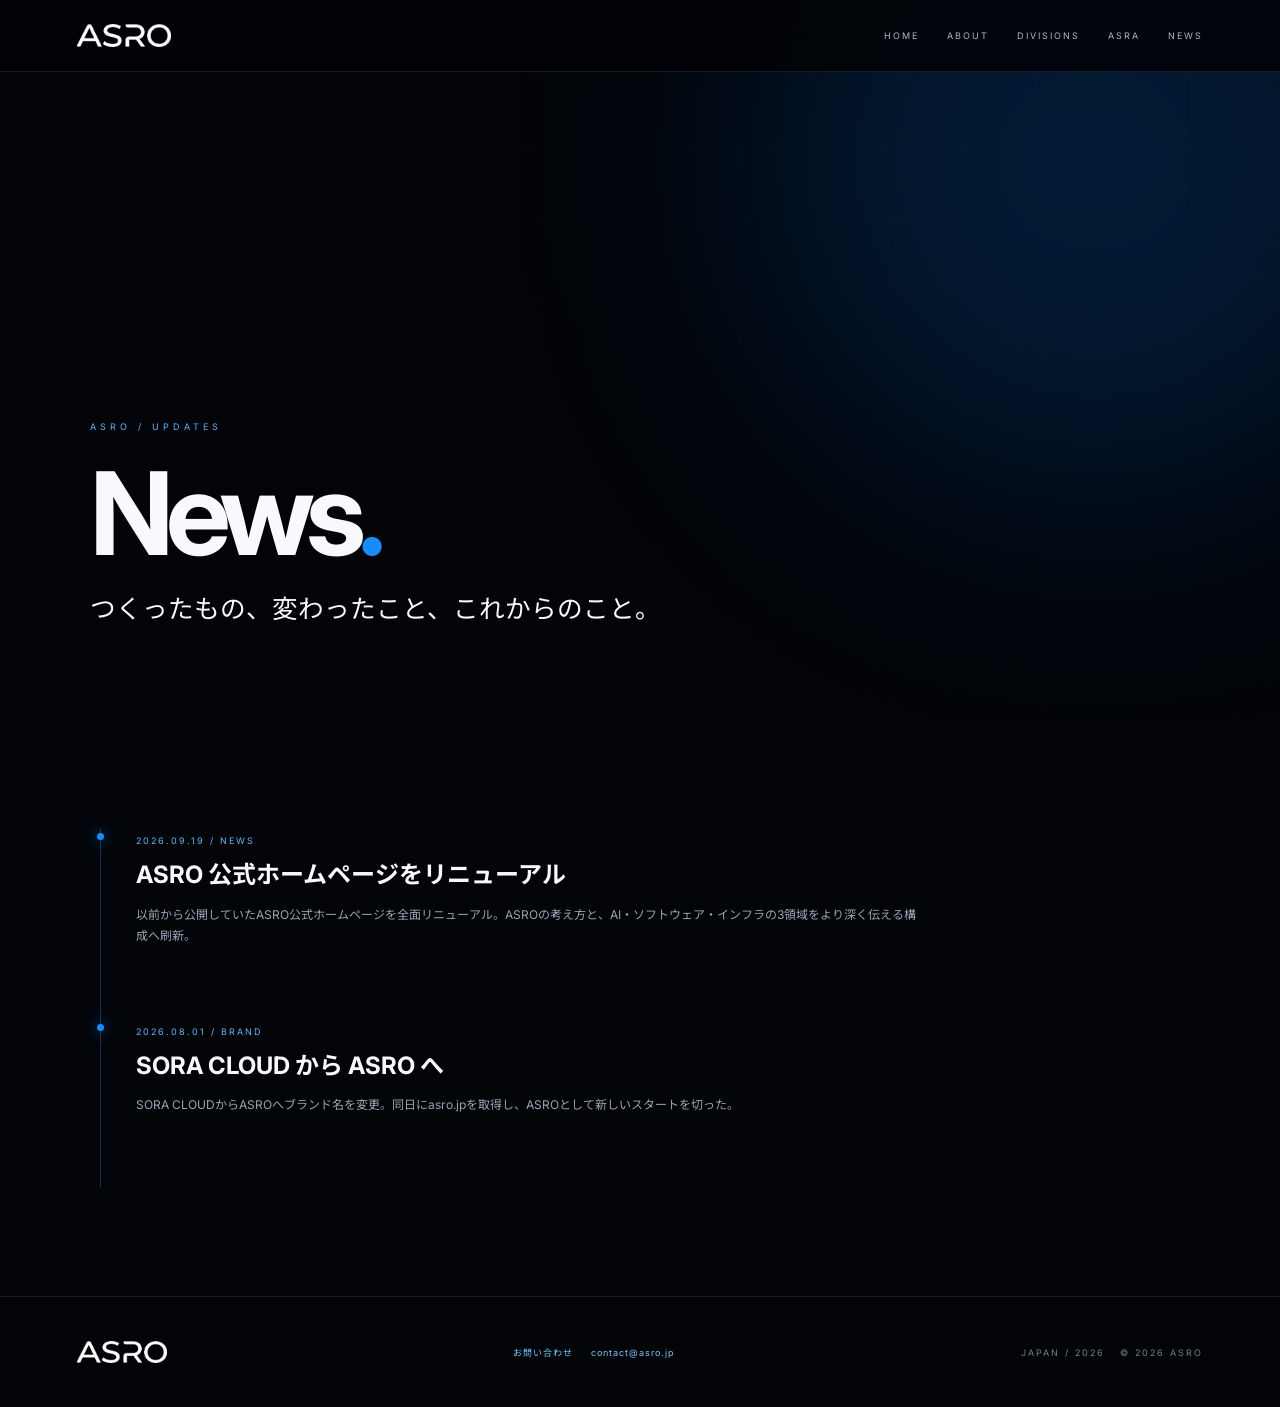
<file: news.html>
<!doctype html><html lang="ja"><head><meta charset="UTF-8"><meta name="viewport" content="width=device-width,initial-scale=1,viewport-fit=cover"><meta name="theme-color" content="#020408"><title>News | ASRO</title><meta name="description" content="ASROのニュースと開発記録。"><link rel="icon" href="asro-mark.svg?v=20261001-1" type="image/svg+xml"><link rel="stylesheet" href="site.css?v=20260919-9"></head><body><header><a class="brand" href="index.html"><img src="asro-logo-white.svg" alt="ASRO"></a><nav><a href="index.html">HOME</a><a href="about.html">ABOUT</a><a href="index.html#divisions">DIVISIONS</a><a href="asra.html">ASRA</a><a href="news.html">NEWS</a></nav></header>
<section class="hero"><p class="eyebrow reveal">ASRO / UPDATES</p><h1 class="reveal">News<span style="color:#168cff">.</span></h1><p class="lead reveal">つくったもの、変わったこと、これからのこと。</p></section>
<section class="wrap"><div class="timeline"><article class="event reveal"><time>2026.09.19 / NEWS</time><h3>ASRO 公式ホームページをリニューアル</h3><p>以前から公開していたASRO公式ホームページを全面リニューアル。ASROの考え方と、AI・ソフトウェア・インフラの3領域をより深く伝える構成へ刷新。</p></article><article class="event reveal"><time>2026.08.01 / BRAND</time><h3>SORA CLOUD から ASRO へ</h3><p>SORA CLOUDからASROへブランド名を変更。同日にasro.jpを取得し、ASROとして新しいスタートを切った。</p></article></div></section><footer><img src="asro-logo-white.svg" alt="ASRO"><div class="subfooter-links"><a href="mailto:contact@asro.jp?subject=ASRO%20%E3%81%B8%E3%81%AE%E3%81%8A%E5%95%8F%E3%81%84%E5%90%88%E3%82%8F%E3%81%9B">お問い合わせ</a><a href="mailto:contact@asro.jp?subject=ASRO%20%E3%81%B8%E3%81%AE%E3%81%8A%E5%95%8F%E3%81%84%E5%90%88%E3%82%8F%E3%81%9B">contact@asro.jp</a></div><span>JAPAN / 2026&nbsp;&nbsp; © 2026 ASRO</span></footer><script src="site.js"></script></body></html>
</file>
<file: style.css>
@import url('https://fonts.googleapis.com/css2?family=Inter:wght@400;500;600;700;800&family=Noto+Sans+JP:wght@400;500;600;700;800&display=swap');
:root{--bg:#020408;--panel:#05080d;--text:#f7f9fc;--muted:#96a4b4;--line:#ffffff17;--blue:#168cff;--cyan:#65dcff}
*{box-sizing:border-box}html{scroll-behavior:smooth;scroll-padding-top:78px}body{margin:0;background:var(--bg);color:var(--text);font-family:Inter,"Noto Sans JP",sans-serif;overflow-x:hidden}a{color:inherit;text-decoration:none}button{font:inherit}img{display:block;max-width:100%}::selection{background:var(--blue);color:#fff}
.noise{position:fixed;inset:0;z-index:99;pointer-events:none;opacity:.024;background-image:url("data:image/svg+xml,%3Csvg viewBox='0 0 180 180' xmlns='http://www.w3.org/2000/svg'%3E%3Cfilter id='n'%3E%3CfeTurbulence type='fractalNoise' baseFrequency='.9' numOctaves='4' stitchTiles='stitch'/%3E%3C/filter%3E%3Crect width='100%25' height='100%25' filter='url(%23n)' opacity='.8'/%3E%3C/svg%3E")}.progress{position:fixed;z-index:110;left:0;top:0;width:0;height:2px;background:linear-gradient(90deg,var(--blue),var(--cyan));box-shadow:0 0 18px #168cffaa}
#loader{position:fixed;z-index:200;inset:0;background:#010205;display:grid;place-items:center;transition:.6s opacity,.6s visibility}#loader.done{opacity:0;visibility:hidden}#loader img{width:92px;filter:drop-shadow(0 0 30px #168cff55)}#loader span{position:absolute;bottom:calc(50% - 78px);width:120px;height:1px;background:#ffffff18;overflow:hidden}#loader span:after{content:"";display:block;width:42%;height:100%;background:var(--blue);animation:load 1s ease-in-out infinite}
header{height:76px;position:fixed;z-index:90;inset:0 0 auto;display:flex;align-items:center;padding:0 5vw;background:linear-gradient(#020408d8,#02040880);border-bottom:1px solid transparent;transition:.3s}header.scrolled{height:66px;background:#020408ed;backdrop-filter:blur(20px);border-color:var(--line)}.brand{display:flex;align-items:center}.brand img{width:96px;height:28px;object-fit:contain}nav{display:flex;gap:30px;margin:auto;font-size:9px;letter-spacing:2.2px;color:#b4bfcb}nav a:hover{color:#fff}.head-cta{font-size:9px;letter-spacing:2px;padding:12px 18px;border:1px solid #ffffff2a;border-radius:999px;background:#ffffff05}.head-cta span{color:var(--cyan);margin-left:8px}.menu,.mobile-nav{display:none}
.hero{position:relative;min-height:820px;height:100svh;max-height:980px;padding:120px 7vw 84px;display:grid;grid-template-columns:minmax(0,1.2fr) minmax(250px,.8fr);gap:4vw;align-items:center;overflow:hidden}.hero>*{position:relative;z-index:2}#stars{position:absolute;z-index:0;inset:0;width:100%;height:100%;opacity:.85}.hero-grid{position:absolute;z-index:0;inset:0;background-image:linear-gradient(#ffffff05 1px,transparent 1px),linear-gradient(90deg,#ffffff05 1px,transparent 1px);background-size:72px 72px;mask-image:linear-gradient(#000,transparent 80%)}.glow{position:absolute;z-index:0;border-radius:50%;filter:blur(120px)}.glow-a{width:520px;height:420px;right:4%;top:12%;background:#087cff44}.glow-b{width:380px;height:320px;left:35%;bottom:-8%;background:#44d8ff16}.hero-copy{min-width:0;max-width:760px}.eyebrow{font-size:9px;letter-spacing:3.4px;color:#c1ccd8}.eyebrow span{display:inline-block;width:28px;height:1px;background:var(--blue);vertical-align:middle;margin-right:12px}.hero h1{font-size:clamp(64px,7vw,112px);line-height:.96;letter-spacing:-.06em;margin:22px 0 30px}.hero h1 em,.section-head h2 em,.vision h2 em,.closing h2 em{font-style:normal;background:linear-gradient(110deg,#168cff,#6ae1ff);-webkit-background-clip:text;color:transparent}.hero-lead{font-size:15px;line-height:2;color:#c5ced8}.actions{display:flex;gap:12px;flex-wrap:wrap;margin-top:34px}.btn{display:inline-flex;align-items:center;justify-content:space-between;gap:24px;min-width:180px;padding:15px 20px;border-radius:999px;font-size:11px}.primary{background:linear-gradient(110deg,#096cff,#46caff);box-shadow:0 14px 46px #0b76ff30}.secondary{border:1px solid #ffffff2e;background:#ffffff05}.hero-brand{position:relative;inset:auto;justify-self:center;width:min(250px,100%);text-align:center;will-change:auto}.hero-brand>img{width:185px;height:145px;object-fit:contain;margin:auto;filter:drop-shadow(0 0 42px #168cff55)}.hero-brand p{font-size:25px;letter-spacing:9px;margin:15px 0 10px}.hero-brand small{font-size:10px;color:#b9c4cf;letter-spacing:3px}.brand-orbit{position:absolute;z-index:-1;width:280px;height:280px;border:1px solid #168cff24;border-radius:50%;left:50%;top:50%;transform:translate(-50%,-62%) rotateX(68deg)}.brand-orbit:after{content:"";position:absolute;inset:40px;border:1px solid #ffffff0d;border-radius:50%}.hero-note{position:absolute;z-index:3;right:2.8vw;bottom:40%;writing-mode:vertical-rl;font-size:8px;letter-spacing:3px;color:#5e6d7c}.earth{position:absolute;z-index:1;width:116%;height:350px;left:-8%;bottom:-292px;border-radius:50% 50% 0 0;background:radial-gradient(ellipse at 50% 0,#0c3159,#061321 35%,#020408 70%);box-shadow:0 -1px 3px #82dfff,0 -8px 38px #168cff88,0 -60px 140px #087cff30}.earth i{position:absolute;width:13%;height:9px;right:22%;top:-2px;background:#fff;filter:blur(9px);box-shadow:0 0 60px 15px #48baff}
.ticker{overflow:hidden;border-block:1px solid var(--line);background:#03060a;padding:17px 0}.ticker div{width:max-content;white-space:nowrap;font-size:10px;letter-spacing:4px;color:#6f7e8f;animation:ticker 32s linear infinite}.ticker i{font-style:normal;color:var(--blue);margin:0 26px}
.section{padding:120px 7vw}.section-index{display:flex;align-items:center;gap:18px;font-size:9px;letter-spacing:4px;color:#9aa7b5}.section-index span,.section-head>div>span{color:#34a4ff}.section-index p{margin:0}
.vision{position:relative;overflow:hidden}.vision-grid{display:grid;grid-template-columns:minmax(0,1.15fr) minmax(280px,.85fr);gap:7vw;align-items:end;margin-top:70px}.vision h2{font-size:clamp(48px,5.3vw,82px);line-height:1.25;letter-spacing:-.05em;margin:0}.copy{color:#9aa8b8;font-size:13px;line-height:2}.copy .en{color:#e4eaf1;font-size:18px;line-height:1.7}.copy strong{color:#fff}.three{display:grid;grid-template-columns:repeat(3,minmax(0,1fr));border-block:1px solid var(--line);margin-top:76px}.three div{min-width:0;padding:26px;border-right:1px solid var(--line);display:flex;align-items:end;gap:13px}.three div:last-child{border-right:0}.three b{font-size:26px}.three span{font-size:8px;letter-spacing:2px;color:#687889}.manifesto-band{margin-top:70px;padding-top:54px;border-top:1px solid var(--line);display:grid;grid-template-columns:.65fr 1.35fr;gap:18px 7vw}.manifesto-band>p{font-size:9px;letter-spacing:3px;color:#5ebcff;margin:8px 0}.manifesto-band h3{font-size:clamp(36px,4vw,60px);line-height:1.18;letter-spacing:-.04em;margin:0}.manifesto-band>span{grid-column:2;color:#9ca9b8;font-size:13px;line-height:2}
.divisions,.principles{background:var(--panel)}.section-head{display:flex;justify-content:space-between;align-items:end;gap:40px;margin-bottom:60px}.section-head>div{min-width:0}.section-head>div>span{font-size:9px;letter-spacing:4px}.section-head h2{font-size:clamp(46px,5vw,76px);line-height:1.05;letter-spacing:-.055em;margin:15px 0 0}.section-head>p,.section-head>.text-link{font-size:12px;line-height:1.9;color:#8f9cab;flex:0 0 auto}.division-grid{display:grid;grid-template-columns:repeat(3,minmax(0,1fr));border-top:1px solid var(--line);border-left:1px solid var(--line)}.division-card{min-width:0;min-height:430px;padding:30px;border-right:1px solid var(--line);border-bottom:1px solid var(--line);display:flex;flex-direction:column;overflow:hidden;transition:.25s background,.25s transform}.division-card:hover{background:#168cff08;transform:translateY(-2px)}.division-card .n{font-size:9px;color:#4aaeff;letter-spacing:2px}.division-logo{height:125px;display:flex;align-items:center;margin-top:34px}.division-logo img{max-width:76%;max-height:68px;object-fit:contain;object-position:left center}.division-card>p{font-size:8px;letter-spacing:2px;color:#607183;margin:0 0 14px}.division-card h3{font-size:23px;line-height:1.5;letter-spacing:-.02em;margin:0}.division-card>b{position:static;margin-top:auto;padding-top:22px;font-size:9px;line-height:1.5;letter-spacing:1px;color:#73c8ff}
.asra-panel{display:grid;grid-template-columns:minmax(0,1.05fr) minmax(320px,.95fr);border:1px solid var(--line);overflow:hidden;background:#03070c}.asra-visual{min-height:520px;display:flex;align-items:center;justify-content:center;position:relative;overflow:hidden;background:radial-gradient(circle,#0f3b68,#07101b 58%,#03070c)}.asra-visual:before{content:"";position:absolute;inset:-25%;background-image:linear-gradient(#168cff14 1px,transparent 1px),linear-gradient(90deg,#168cff14 1px,transparent 1px);background-size:38px 38px;transform:rotate(18deg)}.asra-visual img{position:relative;z-index:2;width:min(48%,300px);filter:drop-shadow(0 20px 60px #168cff55)}.rings{position:absolute;width:320px;height:320px;border:1px solid #168cff33;border-radius:50%;box-shadow:0 0 80px #168cff15}.rings:before,.rings:after{content:"";position:absolute;inset:38px;border:1px solid #ffffff10;border-radius:50%}.rings:after{inset:85px}.asra-copy{padding:64px 5vw;display:flex;flex-direction:column;justify-content:center;min-width:0}.status{font-size:8px;color:#63c8ff;letter-spacing:3px}.status i{display:inline-block;width:7px;height:7px;border-radius:50%;background:#30d38a;box-shadow:0 0 15px #30d38a;margin-right:8px}.asra-copy h3{font-size:clamp(40px,4.4vw,68px);line-height:1.1;letter-spacing:-.05em;margin:20px 0}.asra-copy>p:not(.status){font-size:13px;line-height:2;color:#94a2b1}.asra-copy>span{font-size:10px;margin-top:28px}.asra-copy>span b{color:#3bb0ff;margin-left:12px}
.principle-grid{display:grid;grid-template-columns:repeat(4,minmax(0,1fr));border-top:1px solid var(--line);border-left:1px solid var(--line);margin-top:60px}.principle{min-width:0;min-height:280px;padding:30px;border-right:1px solid var(--line);border-bottom:1px solid var(--line)}.principle>span{font-size:8px;color:#37a9ff}.principle h3{font-size:38px;margin:82px 0 13px;letter-spacing:-.04em}.principle p{font-size:11px;line-height:1.8;color:#8391a1}
.question{position:relative;min-height:720px;padding:110px max(24px,6vw);display:flex;flex-direction:column;align-items:center;justify-content:center;text-align:center;overflow:hidden;background:radial-gradient(circle at 50% 50%,#092d5040,transparent 60%)}.question>*:not(canvas):not(.question-glow){position:relative;z-index:2}#particles{position:absolute;z-index:0;inset:0;width:100%;height:100%}.question-glow{position:absolute;z-index:0;width:460px;height:460px;border-radius:50%;background:radial-gradient(circle,#168cff44,transparent 70%);filter:blur(24px)}.question .eyebrow{max-width:100%;font-size:9px;letter-spacing:3px}.question h2{display:flex;align-items:baseline;justify-content:center;gap:.04em;width:100%;max-width:100%;font-size:clamp(72px,10vw,150px);line-height:1;letter-spacing:-.08em;margin:26px 0 28px;white-space:nowrap}.question h2 .q-main{color:#f7f9fc}.question h2 .q-accent{color:#2da1ff}.question>p:nth-of-type(2){margin:0;font-size:18px;line-height:2;color:#9ca8b5}.question small{margin-top:28px;font-size:8px;letter-spacing:3px;color:#5f6e7d}
.news-list{border-top:1px solid var(--line)}.news-list a{display:grid;grid-template-columns:150px 95px minmax(0,1fr) 30px;gap:8px;align-items:center;padding:24px 6px;border-bottom:1px solid var(--line);transition:.2s background,.2s padding}.news-list a:hover{padding-left:14px;background:#ffffff03}.news-list time{font-size:10px;color:#7f8b98}.news-list b{font-size:8px;color:#39a9ff;letter-spacing:2px}.news-list p{min-width:0;font-size:13px}.news-list span{color:#45b0ff}
.closing{min-height:680px;padding:100px 7vw;display:flex;flex-direction:column;align-items:center;justify-content:center;text-align:center;position:relative;overflow:hidden;background:radial-gradient(circle at 50% 80%,#0a3158,#020408 55%)}.closing:before{content:"";position:absolute;inset:0;background-image:linear-gradient(#168cff09 1px,transparent 1px),linear-gradient(90deg,#168cff09 1px,transparent 1px);background-size:70px 70px;mask-image:radial-gradient(circle,#000,transparent 68%)}.closing>*{position:relative;z-index:2}.closing-mark{width:105px;margin-bottom:22px;filter:drop-shadow(0 0 34px #168cff55)}.closing h2{font-size:clamp(58px,7vw,106px);line-height:.98;letter-spacing:-.06em;margin:18px 0 34px}
footer{display:grid;grid-template-columns:1fr 2fr 1fr;align-items:center;padding:46px 6vw;border-top:1px solid var(--line);font-size:9px;color:#74818e}footer>a img{width:96px}footer>div{display:flex;justify-content:center;gap:22px}footer>p{text-align:right;line-height:1.9;letter-spacing:2px;margin:0}
.reveal{opacity:0;transform:translateY(24px);transition:.8s opacity,.8s transform}.reveal.visible{opacity:1;transform:none}
@keyframes load{0%{transform:translateX(-110%)}100%{transform:translateX(340%)}}@keyframes ticker{to{transform:translateX(-50%)}}
@media(max-width:1100px){nav{gap:18px}.hero{grid-template-columns:minmax(0,1.1fr) minmax(220px,.9fr);gap:2vw;padding-inline:5vw}.hero h1{font-size:clamp(54px,6.4vw,76px)}.hero-brand>img{width:150px;height:116px}.hero-brand p{font-size:21px}.brand-orbit{width:230px;height:230px}.hero-note{display:none}.vision-grid{gap:5vw}.division-card{padding:24px}.division-logo img{max-width:84%}.division-card h3{font-size:20px}.principle{padding:24px}.principle h3{font-size:32px}.section-head{gap:24px}.asra-copy{padding:50px 4vw}footer{grid-template-columns:1fr 2.4fr 1fr}footer>div{gap:14px}}
@media(max-width:800px){html{scroll-padding-top:68px}header{height:68px;padding:0 5vw;background:#020408ed;backdrop-filter:blur(18px);border-color:var(--line)}header.scrolled{height:64px}nav,.head-cta{display:none}.menu{display:block;margin-left:auto;width:44px;height:44px;background:none;border:0;padding:10px}.menu i{display:block;height:1px;background:#fff;margin:7px 0;transition:.2s}.menu.open i:first-child{transform:translateY(4px) rotate(45deg)}.menu.open i:last-child{transform:translateY(-4px) rotate(-45deg)}.mobile-nav{position:fixed;z-index:80;inset:0;background:#020408f4;backdrop-filter:blur(24px);display:flex;flex-direction:column;justify-content:center;padding:12vw;gap:28px;opacity:0;visibility:hidden;transition:.3s}.mobile-nav.open{opacity:1;visibility:visible}.mobile-nav a{font-size:34px;font-weight:600;letter-spacing:-.04em}
.hero{height:auto;max-height:none;min-height:880px;padding:108px 6vw 80px;grid-template-columns:1fr;grid-template-rows:auto auto;gap:54px;align-content:center}.hero-copy{max-width:620px}.hero h1{font-size:clamp(48px,12vw,68px)}.hero-lead{font-size:14px;line-height:1.9}.hero-brand{justify-self:center}.hero-brand>img{width:145px;height:108px}.hero-brand p{font-size:20px;margin-top:10px}.brand-orbit{width:220px;height:220px}.earth{height:240px;bottom:-205px}.ticker div{font-size:9px;letter-spacing:3px}.section{padding:88px 6vw}.vision-grid{grid-template-columns:1fr;gap:36px;margin-top:48px}.vision h2{font-size:clamp(40px,9vw,58px)}.three{grid-template-columns:1fr;margin-top:52px}.three div{border-right:0;border-bottom:1px solid var(--line)}.manifesto-band{grid-template-columns:1fr;margin-top:48px;padding-top:40px}.manifesto-band>span{grid-column:auto}.section-head{display:block;margin-bottom:42px}.section-head>p,.section-head>.text-link{display:block;margin-top:20px}.division-grid{grid-template-columns:1fr}.division-card{min-height:0;padding:28px}.division-logo{height:94px;margin-top:18px}.division-card>b{margin-top:16px;padding-top:0}.asra-panel{grid-template-columns:1fr}.asra-visual{min-height:330px}.asra-copy{padding:44px 7vw}.principle-grid{grid-template-columns:repeat(2,minmax(0,1fr))}.principle{min-height:210px}.principle h3{margin-top:48px}.question{min-height:620px;padding:90px 6vw}.question .eyebrow{font-size:8px;letter-spacing:2px;white-space:normal}.question h2{font-size:clamp(44px,12vw,58px);letter-spacing:-.06em;margin:24px 0;white-space:nowrap}.question>p:nth-of-type(2){font-size:16px}.question small{font-size:7px;letter-spacing:2px}.news-list a{grid-template-columns:92px minmax(0,1fr) 24px}.news-list b{display:none}.news-list p{font-size:11px}.closing{min-height:620px}.closing h2{font-size:clamp(48px,11vw,68px)}footer{grid-template-columns:1fr 1fr}footer>div{display:none}}
@media(max-width:480px){.brand img{width:86px}.hero{min-height:840px;padding:98px 6vw 72px}.hero h1{font-size:46px}.hero-lead br{display:none}.actions{gap:10px}.btn{width:100%;max-width:310px}.hero-brand>img{width:138px}.section{padding:74px 6vw}.vision h2{font-size:38px}.copy .en{font-size:16px}.manifesto-band h3{font-size:32px}.section-head h2{font-size:40px}.division-card{padding:24px}.division-logo{height:82px}.division-logo img{max-width:82%;max-height:58px}.division-card h3{font-size:19px}.asra-visual{min-height:280px}.asra-visual img{width:58%}.rings{width:235px;height:235px}.asra-copy h3{font-size:38px}.principle-grid{grid-template-columns:1fr}.principle{min-height:180px}.principle h3{margin-top:32px}.question{min-height:580px;padding:78px 24px}.question h2{font-size:clamp(40px,12.2vw,52px);gap:.02em}.question>p:nth-of-type(2){font-size:15px}.news-list a{grid-template-columns:82px minmax(0,1fr)}.news-list a>span{display:none}.closing h2{font-size:48px}footer{padding:40px 6vw}}
@media(prefers-reduced-motion:reduce){html{scroll-behavior:auto}.ticker div,#loader span:after{animation:none}.reveal{opacity:1;transform:none;transition:none}}
/* ambient motion: subtle, slow, and brand-safe */
.brand-orbit{
  animation:orbitDrift 34s linear infinite;
  transform-origin:50% 50%;
}
.brand-orbit:after{
  animation:orbitPulse 8s ease-in-out infinite;
}
.hero-brand>img{
  animation:brandFloat 7.5s ease-in-out infinite;
}
.earth{
  animation:earthBreath 11s ease-in-out infinite;
}
.earth:before{
  content:"";
  position:absolute;
  inset:-2px 8% auto;
  height:7px;
  border-radius:999px;
  background:linear-gradient(90deg,transparent,#61d9ff22,#d9f6ffcc,#61d9ff30,transparent);
  filter:blur(5px);
  opacity:.55;
  animation:horizonSweep 13s ease-in-out infinite;
}
.earth i{
  animation:horizonFlare 9s ease-in-out infinite;
}
@keyframes orbitDrift{
  from{transform:translate(-50%,-62%) rotateX(68deg) rotateZ(0deg)}
  to{transform:translate(-50%,-62%) rotateX(68deg) rotateZ(360deg)}
}
@keyframes orbitPulse{
  0%,100%{opacity:.4;transform:scale(.98)}
  50%{opacity:.85;transform:scale(1.025)}
}
@keyframes brandFloat{
  0%,100%{transform:translateY(0)}
  50%{transform:translateY(-5px)}
}
@keyframes earthBreath{
  0%,100%{filter:brightness(.96);box-shadow:0 -1px 3px #82dfff,0 -8px 38px #168cff88,0 -60px 140px #087cff30}
  50%{filter:brightness(1.08);box-shadow:0 -1px 4px #c9f4ff,0 -10px 46px #29a5ff99,0 -70px 160px #087cff38}
}
@keyframes horizonSweep{
  0%,100%{transform:translateX(-12%) scaleX(.92);opacity:.28}
  50%{transform:translateX(12%) scaleX(1.05);opacity:.72}
}
@keyframes horizonFlare{
  0%,100%{transform:translateX(-10%);opacity:.65}
  50%{transform:translateX(18%);opacity:1}
}
@media(prefers-reduced-motion:reduce){
  .brand-orbit,.brand-orbit:after,.hero-brand>img,.earth,.earth:before,.earth i{animation:none}
}
/* contact */
.closing-contact-copy{margin:0 0 4px;color:#9eabb9;font-size:13px;line-height:1.9}
.closing-actions{display:flex;gap:12px;align-items:center;justify-content:center;flex-wrap:wrap}
.closing-actions .btn{margin-top:20px}
.contact-btn{min-width:190px}
.footer-contact{color:#78c9ff}
.footer-contact:hover{color:#fff}
@media(max-width:480px){
  .closing-contact-copy{font-size:12px}
  .closing-actions{width:100%;max-width:310px}
  .closing-actions .btn{width:100%}
}
</file>
<file: site.css>
@import url('https://fonts.googleapis.com/css2?family=Inter:wght@400;500;600;700;800&family=Noto+Sans+JP:wght@400;500;600;700;800&display=swap');
:root{--bg:#020408;--panel:#05080d;--text:#f7f9fc;--mut:#96a4b4;--line:#ffffff17;--blue:#168cff;--cyan:#62dcff}
*{box-sizing:border-box}html{scroll-behavior:smooth;scroll-padding-top:72px}body{margin:0;background:var(--bg);color:var(--text);font-family:Inter,"Noto Sans JP",sans-serif;overflow-x:hidden}a{color:inherit;text-decoration:none}img{display:block;max-width:100%}::selection{background:var(--blue);color:#fff}
header{height:72px;position:fixed;z-index:30;inset:0 0 auto;display:flex;align-items:center;padding:0 6vw;background:#020408ed;backdrop-filter:blur(20px);border-bottom:1px solid var(--line)}.brand{display:flex;align-items:center;flex:0 0 auto}.brand img{width:94px;height:28px;object-fit:contain}nav{margin-left:auto;display:flex;gap:28px;align-items:center;font-size:9px;letter-spacing:2px;color:#aeb9c5}nav a{white-space:nowrap}nav a:hover{color:#fff}
.hero{min-height:720px;height:min(78svh,860px);padding:150px 7vw 90px;position:relative;overflow:hidden;display:flex;flex-direction:column;justify-content:flex-end}.hero:before{content:"";position:absolute;width:680px;height:680px;border-radius:50%;background:#087cff2d;filter:blur(120px);right:-12%;top:-25%}.hero:after{content:"";position:absolute;inset:0;background-image:linear-gradient(#ffffff04 1px,transparent 1px),linear-gradient(90deg,#ffffff04 1px,transparent 1px);background-size:74px 74px;mask-image:linear-gradient(#000,transparent 78%);pointer-events:none}.hero>*{position:relative;z-index:2}.eyebrow{font-size:9px;letter-spacing:4px;color:#55b7ff}.hero h1{max-width:100%;font-size:clamp(68px,9vw,138px);line-height:.88;letter-spacing:-.07em;margin:22px 0;overflow-wrap:anywhere}.hero h1 em,.title em{font-style:normal;background:linear-gradient(110deg,#168cff,#6ae1ff);-webkit-background-clip:text;color:transparent}.lead{width:100%;max-width:760px;margin:0;font-size:clamp(18px,2vw,28px);line-height:1.7;white-space:normal;word-break:normal;overflow-wrap:anywhere}.sublead{font-size:13px;color:var(--mut);line-height:2;max-width:650px}
.wrap{padding:108px 7vw}.grid2{display:grid;grid-template-columns:minmax(0,1fr) minmax(0,1fr);gap:8vw;align-items:center}.title{font-size:clamp(42px,5vw,72px);line-height:1.08;letter-spacing:-.05em;margin:0 0 34px}.copy{min-width:0;font-size:13px;line-height:2;color:var(--mut)}.copy strong{color:#fff}.copy .big{font-size:18px;color:#e5ebf2;line-height:1.7}
.visual{min-width:0;min-height:400px;position:relative;overflow:hidden;border:1px solid var(--line);background:radial-gradient(circle at 50% 48%,#103b67,#07101b 58%,#03070c);display:flex;align-items:center;justify-content:center}.visual:before{content:"";position:absolute;inset:-25%;background-image:linear-gradient(#168cff18 1px,transparent 1px),linear-gradient(90deg,#168cff18 1px,transparent 1px);background-size:38px 38px;transform:rotate(18deg)}.visual:after{content:"";position:absolute;width:min(300px,70%);aspect-ratio:1;border:1px solid #168cff32;border-radius:50%;box-shadow:0 0 80px #168cff17}.visual img{position:relative;z-index:2;max-width:68%;max-height:180px;object-fit:contain;filter:drop-shadow(0 20px 55px #168cff4d)}
.cards{display:grid;grid-template-columns:repeat(3,minmax(0,1fr));border-top:1px solid var(--line);border-left:1px solid var(--line)}.card{min-width:0;min-height:270px;padding:32px;border-right:1px solid var(--line);border-bottom:1px solid var(--line)}.card span{font-size:8px;color:#39a9ff;letter-spacing:2px}.card h3{font-size:27px;line-height:1.2;margin:76px 0 14px;overflow-wrap:anywhere}.card p{font-size:11px;line-height:1.8;color:var(--mut)}
.brand-strip{display:grid;grid-template-columns:repeat(3,minmax(0,1fr));border-block:1px solid var(--line)}.brand-strip a{min-width:0;min-height:190px;display:flex;align-items:center;justify-content:center;padding:34px;border-right:1px solid var(--line);transition:.2s background}.brand-strip a:last-child{border-right:0}.brand-strip a:hover{background:#168cff08}.brand-strip img{max-width:68%;max-height:64px}
.status-card{margin:0 7vw 96px;padding:56px 6vw;border:1px solid #168cff35;background:linear-gradient(120deg,#07111d,#092d4f);position:relative;overflow:hidden}.status-card:after{content:"";position:absolute;width:280px;height:280px;border-radius:50%;background:#168cff35;filter:blur(75px);right:-100px;bottom:-120px}.status-card>*{position:relative;z-index:2}.status-card h2{max-width:100%;font-size:clamp(42px,6vw,82px);line-height:1;letter-spacing:-.055em;margin:14px 0 22px;overflow-wrap:anywhere}.status-card p{color:#a8b5c3;line-height:1.9;font-size:13px}.dot{display:inline-block;width:7px;height:7px;border-radius:50%;background:#31d28c;box-shadow:0 0 14px #31d28c;margin-right:8px}
.timeline{border-left:1px solid #168cff55;margin-left:10px}.event{padding:0 0 60px 35px;position:relative}.event:before{content:"";position:absolute;width:7px;height:7px;background:var(--blue);border-radius:50%;left:-4px;top:5px;box-shadow:0 0 15px var(--blue)}.event time{font-size:9px;color:#5abaff;letter-spacing:2px}.event h3{font-size:24px;line-height:1.4;margin:10px 0}.event p{font-size:12px;color:var(--mut);line-height:1.8;max-width:780px}
.cta{margin:20px 7vw 96px;padding:64px;background:linear-gradient(120deg,#071323,#082f55);border:1px solid #168cff38;position:relative;overflow:hidden}.cta h2{max-width:100%;font-size:clamp(42px,6vw,80px);line-height:1;letter-spacing:-.055em;margin:0;overflow-wrap:anywhere}.cta p{color:#a5b2c0;line-height:1.9}.btn{display:inline-flex;margin-top:24px;padding:14px 20px;border-radius:999px;background:linear-gradient(110deg,#096cff,#4ac9ff);font-size:11px;gap:28px}
.origin{border-block:1px solid var(--line);background:linear-gradient(180deg,#020408,#050a11)}.origin-grid{display:grid;grid-template-columns:minmax(0,1.05fr) minmax(0,.95fr);gap:8vw;align-items:start;margin-top:34px}.manifesto-page{position:relative;overflow:hidden;padding-top:126px;padding-bottom:136px}.manifesto-page:after{content:"ASRO";position:absolute;right:-2vw;bottom:-7vw;font-size:22vw;font-weight:800;letter-spacing:-.09em;color:#ffffff025;line-height:1;pointer-events:none}.manifesto-page h2{position:relative;z-index:1;font-size:clamp(52px,6.8vw,96px);line-height:1;letter-spacing:-.06em;margin:22px 0 34px}.manifesto-page h2 em{font-style:normal;background:linear-gradient(110deg,#168cff,#6ae1ff);-webkit-background-clip:text;color:transparent}.manifesto-page>p:last-child{position:relative;z-index:1;max-width:760px;font-size:14px;line-height:2.15;color:#a2afbd}.manifesto-page strong{color:#fff}
footer{border-top:1px solid var(--line);padding:44px 6vw;display:flex;align-items:center;justify-content:space-between;gap:24px;color:#73808e;font-size:9px;letter-spacing:2px}footer img{width:90px}
.reveal{opacity:0;transform:translateY(22px);transition:.75s opacity,.75s transform}.reveal.visible{opacity:1;transform:none}
@media(max-width:1100px){header{padding-inline:4.5vw}nav{gap:18px}.hero{padding-inline:6vw}.hero h1{font-size:clamp(62px,9vw,106px)}.grid2{gap:5vw}.title{font-size:clamp(40px,5vw,58px)}.visual{min-height:350px}.visual img{max-width:74%;max-height:150px}.card{padding:26px}.card h3{font-size:23px}.brand-strip a{padding:28px}.cta{padding:56px}}
@media(max-width:800px){html{scroll-padding-top:66px}header{height:66px;padding:0 5vw}.brand img{width:86px}nav{gap:16px}nav a{display:none}nav a:first-child,nav a:last-child{display:block}.hero{height:auto;min-height:620px;padding:112px 6vw 72px}.hero h1{font-size:clamp(52px,14vw,78px)}.lead{width:100%;max-width:100%;font-size:18px;line-height:1.65;white-space:normal;overflow-wrap:anywhere}.wrap{padding:80px 6vw}.grid2{grid-template-columns:1fr;gap:42px}.visual{min-height:300px}.visual img{max-height:135px}.cards{grid-template-columns:1fr}.card{min-height:190px}.card h3{margin-top:38px}.brand-strip{grid-template-columns:1fr}.brand-strip a{min-height:140px;border-right:0;border-bottom:1px solid var(--line)}.brand-strip a:last-child{border-bottom:0}.status-card{margin:0 5vw 70px;padding:44px 26px}.cta{margin:20px 5vw 70px;padding:46px 26px}.origin-grid{grid-template-columns:1fr;gap:28px}.manifesto-page{padding-top:86px;padding-bottom:96px}.manifesto-page:after{display:none}}
@media(max-width:480px){header nav a:last-child{display:none}.hero{min-height:560px;padding:96px 6vw 64px}.hero h1{font-size:48px;line-height:.96}.lead{font-size:17px;line-height:1.7;max-width:100%;white-space:normal;overflow-wrap:anywhere}.title{font-size:39px}.copy{font-size:12px}.copy .big{font-size:16px}.visual{min-height:270px}.visual img{max-width:76%;max-height:120px}.status-card h2,.cta h2{font-size:42px}.manifesto-page h2{font-size:44px}.manifesto-page>p:last-child{font-size:12px;line-height:2}footer{padding:38px 6vw;flex-direction:column;align-items:flex-start}}
@media(prefers-reduced-motion:reduce){html{scroll-behavior:auto}.reveal{opacity:1;transform:none;transition:none}}
/* About hero: hard layout guard */
.hero-about .about-tagline{
  width:min(100%,520px);
  max-width:520px;
  margin:0;
  white-space:normal;
}
.hero-about .about-tagline span{
  display:block;
  width:100%;
}
@media(max-width:800px){
  .hero-about{
    min-height:600px;
  }
  .hero-about .about-tagline{
    width:min(100%,360px);
    max-width:360px;
    font-size:18px;
    line-height:1.7;
  }
}
@media(max-width:480px){
  .hero-about{
    min-height:540px;
    padding:94px 6vw 58px;
  }
  .hero-about h1{
    font-size:46px;
    line-height:.96;
    margin:18px 0 24px;
  }
  .hero-about .about-tagline{
    width:min(100%,300px);
    max-width:300px;
    font-size:16px;
    line-height:1.75;
  }
}
/* shared contact footer */
.subfooter-links{display:flex;align-items:center;gap:18px;margin-left:auto;margin-right:auto}
.subfooter-links a{color:#74c8ff;letter-spacing:1px}
.subfooter-links a:hover{color:#fff}
@media(max-width:800px){
  .subfooter-links{margin:0;flex-wrap:wrap;gap:10px 16px}
}
@media(max-width:480px){
  .subfooter-links{flex-direction:column;align-items:flex-start}
}
</file>
